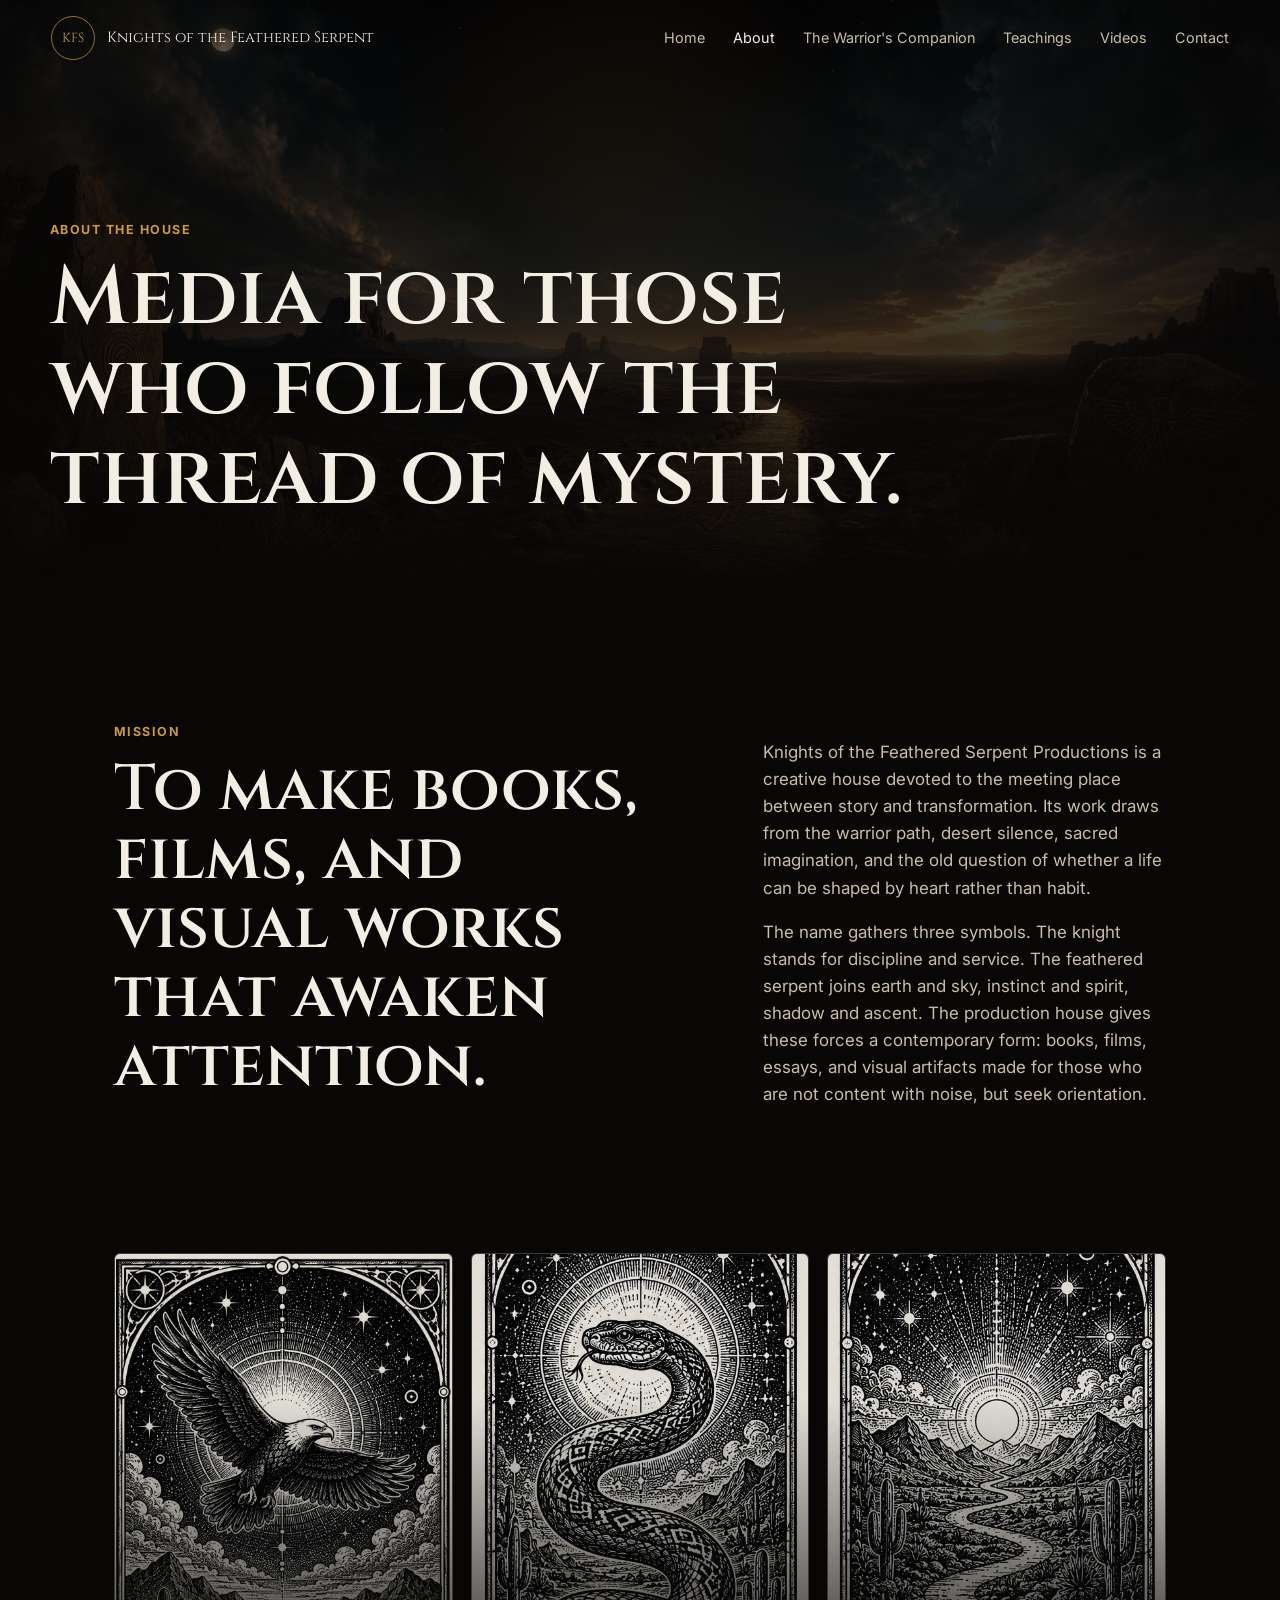
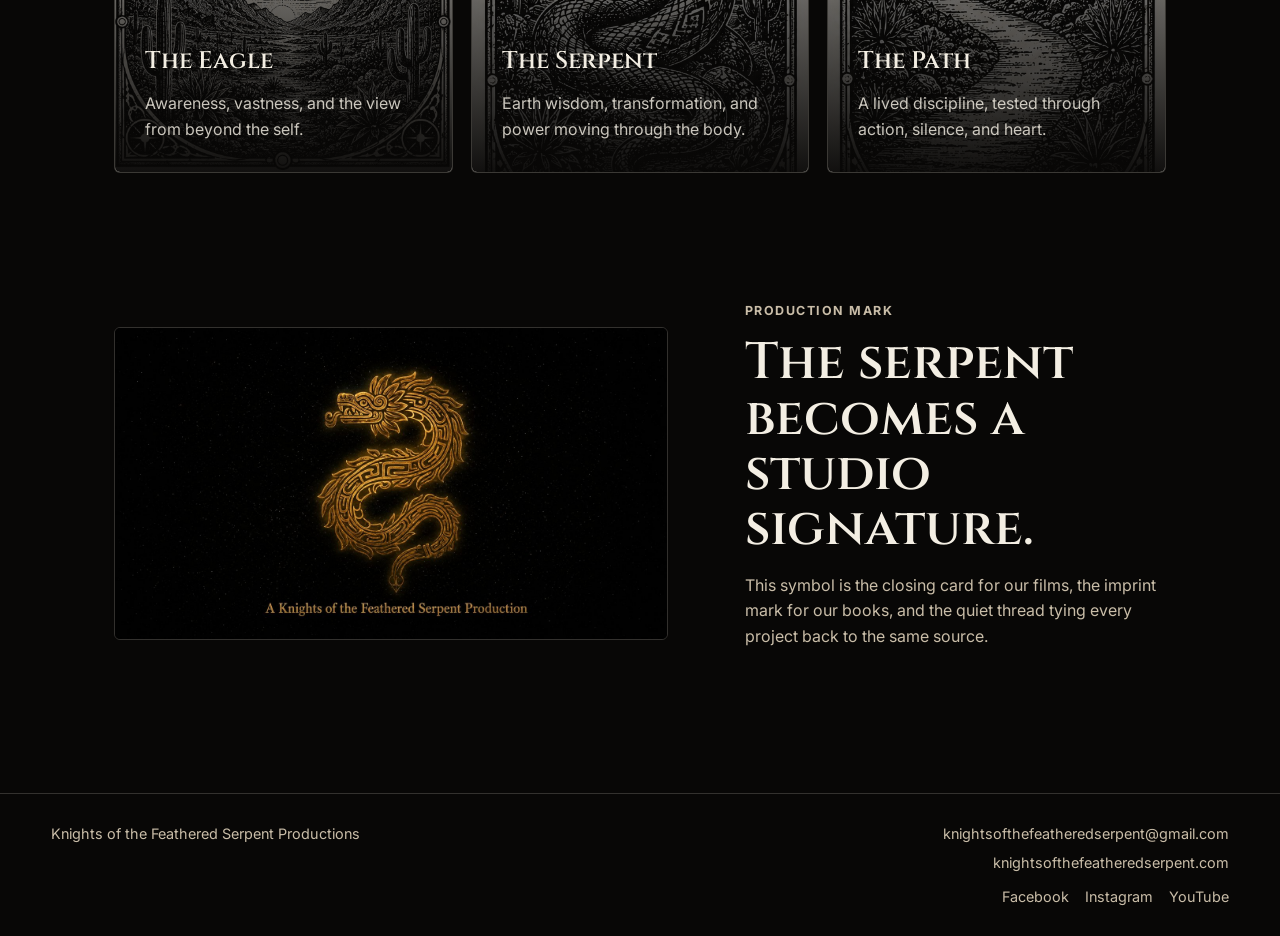
<file: about.html>
<!doctype html>
<html lang="en">
<head>
  <meta charset="utf-8">
  <meta name="viewport" content="width=device-width, initial-scale=1">
  <title>About | Knights of the Feathered Serpent Productions</title>
  <meta name="description" content="The mission and symbolism behind Knights of the Feathered Serpent Productions.">
  <link rel="icon" type="image/png" sizes="32x32" href="/assets/images/kotfs_favicon.png">
  <link rel="icon" type="image/png" sizes="16x16" href="/assets/images/kotfs_favicon.png">
  <link rel="apple-touch-icon" href="/assets/images/kotfs_favicon.png">
  <link rel="shortcut icon" href="/assets/images/kotfs_favicon.png">
  <link rel="preconnect" href="https://fonts.googleapis.com">
  <link rel="preconnect" href="https://fonts.gstatic.com" crossorigin>
  <link href="https://fonts.googleapis.com/css2?family=Cinzel:wght@500;600;700&family=Inter:wght@400;500;600&display=swap" rel="stylesheet">
  <link rel="stylesheet" href="assets/css/style.css">
</head>
<body>
  <header class="site-header" data-header>
    <a class="brand" href="index.html"><span class="brand-mark">KFS</span><span class="brand-name">Knights of the Feathered Serpent</span></a>
    <button class="nav-toggle" type="button" data-nav-toggle aria-label="Open navigation" aria-expanded="false"><span></span><span></span><span></span></button>
    <nav class="site-nav" data-nav>
      <a href="index.html">Home</a>
      <a href="about.html">About</a>
      <a href="warriors-companion.html">The Warrior's Companion</a>
      <a href="teachings.html">Teachings</a>
      <a href="videos.html">Videos</a>
      <a href="contact.html">Contact</a>
    </nav>
  </header>

  <main>
    <section class="page-hero">
      <img src="assets/images/hero-feathered-serpent.png" alt="">
      <div class="page-hero-content reveal">
        <p class="eyebrow">About the house</p>
        <h1>Media for those who follow the thread of mystery.</h1>
      </div>
    </section>

    <section class="section prose-grid">
      <div class="prose-lead reveal">
        <p class="eyebrow">Mission</p>
        <h2>To make books, films, and visual works that awaken attention.</h2>
      </div>
      <div class="prose-body reveal">
        <p>Knights of the Feathered Serpent Productions is a creative house devoted to the meeting place between story and transformation. Its work draws from the warrior path, desert silence, sacred imagination, and the old question of whether a life can be shaped by heart rather than habit.</p>
        <p>The name gathers three symbols. The knight stands for discipline and service. The feathered serpent joins earth and sky, instinct and spirit, shadow and ascent. The production house gives these forces a contemporary form: books, films, essays, and visual artifacts made for those who are not content with noise, but seek orientation.</p>
      </div>
    </section>

    <section class="section symbol-band">
      <article class="symbol-panel reveal">
        <img class="symbol-panel-image" src="assets/images/about/eagle.png" alt="The Eagle - symbol of awareness and vastness" loading="lazy">
        <div class="symbol-panel-content">
          <h3>The Eagle</h3>
          <p>Awareness, vastness, and the view from beyond the self.</p>
        </div>
      </article>
      <article class="symbol-panel reveal">
        <img class="symbol-panel-image" src="assets/images/about/serpent.jpg" alt="The Serpent - symbol of earth wisdom and transformation" loading="lazy">
        <div class="symbol-panel-content">
          <h3>The Serpent</h3>
          <p>Earth wisdom, transformation, and power moving through the body.</p>
        </div>
      </article>
      <article class="symbol-panel reveal">
        <img class="symbol-panel-image" src="assets/images/about/path.jpg" alt="The Path - symbol of discipline and tested action" loading="lazy">
        <div class="symbol-panel-content">
          <h3>The Path</h3>
          <p>A lived discipline, tested through action, silence, and heart.</p>
        </div>
      </article>
    </section>

    <section class="section artifact-banner">
      <img class="reveal" src="assets/images/gallery/art-46.jpg" alt="Gold feathered serpent production mark">
      <div class="artifact-copy reveal">
        <p class="eyebrow">Production mark</p>
        <h2>The serpent becomes a studio signature.</h2>
        <p>This symbol is the closing card for our films, the imprint mark for our books, and the quiet thread tying every project back to the same source.</p>
      </div>
    </section>
  </main>

  <footer class="site-footer">
    <p>Knights of the Feathered Serpent Productions</p>
    <div class="footer-contact">
      <a href="mailto:knightsofthefeatheredserpent@gmail.com">knightsofthefeatheredserpent@gmail.com</a>
      <a href="https://knightsofthefeatheredserpent.com">knightsofthefeatheredserpent.com</a>
      <div class="footer-social" aria-label="Social media">
        <a href="https://www.facebook.com/profile.php?id=61590370297204" target="_blank" rel="noopener noreferrer">Facebook</a>
        <a href="https://www.instagram.com/knightsofthefeatheredserpent/" target="_blank" rel="noopener noreferrer">Instagram</a>
        <a href="https://www.youtube.com/@KnightsoftheFeatheredSerpent" target="_blank" rel="noopener noreferrer">YouTube</a>
      </div>
    </div>
  </footer>
  <script src="assets/js/main.js"></script>
</body>
</html>
</file>
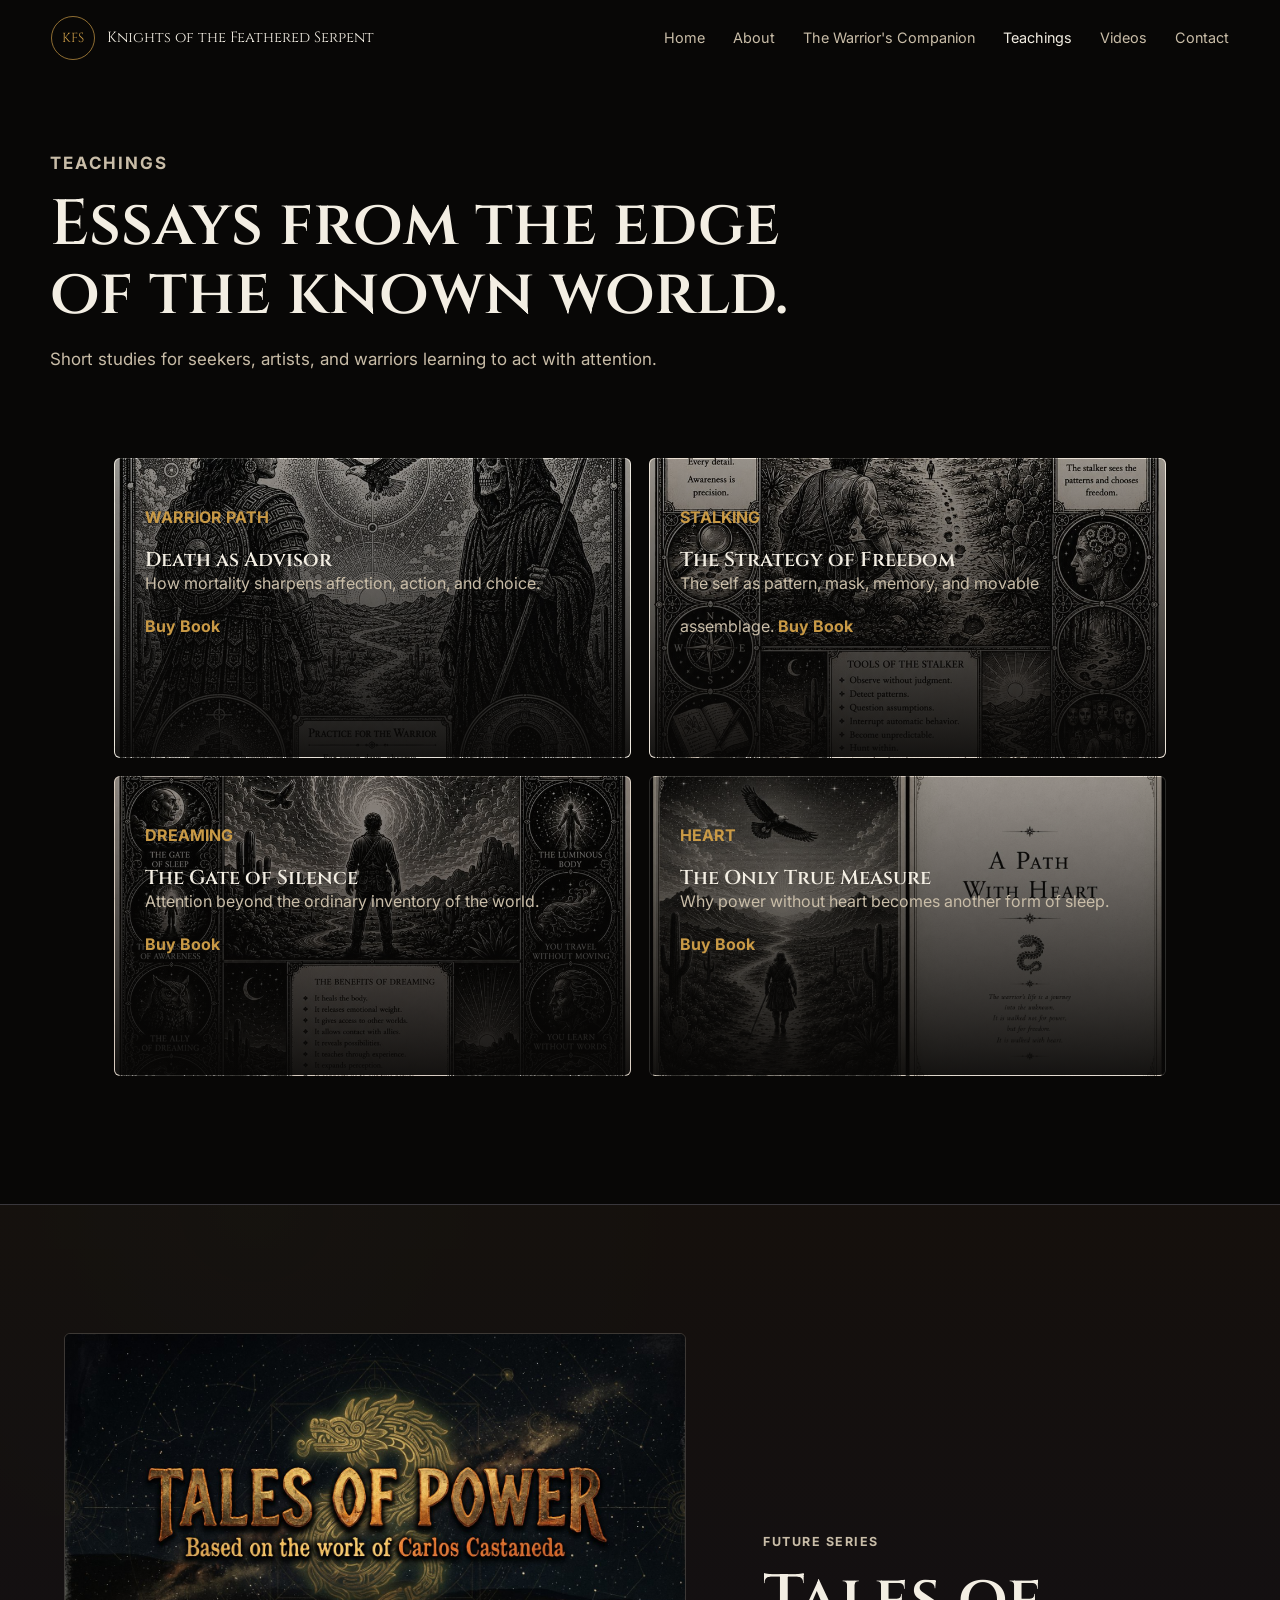
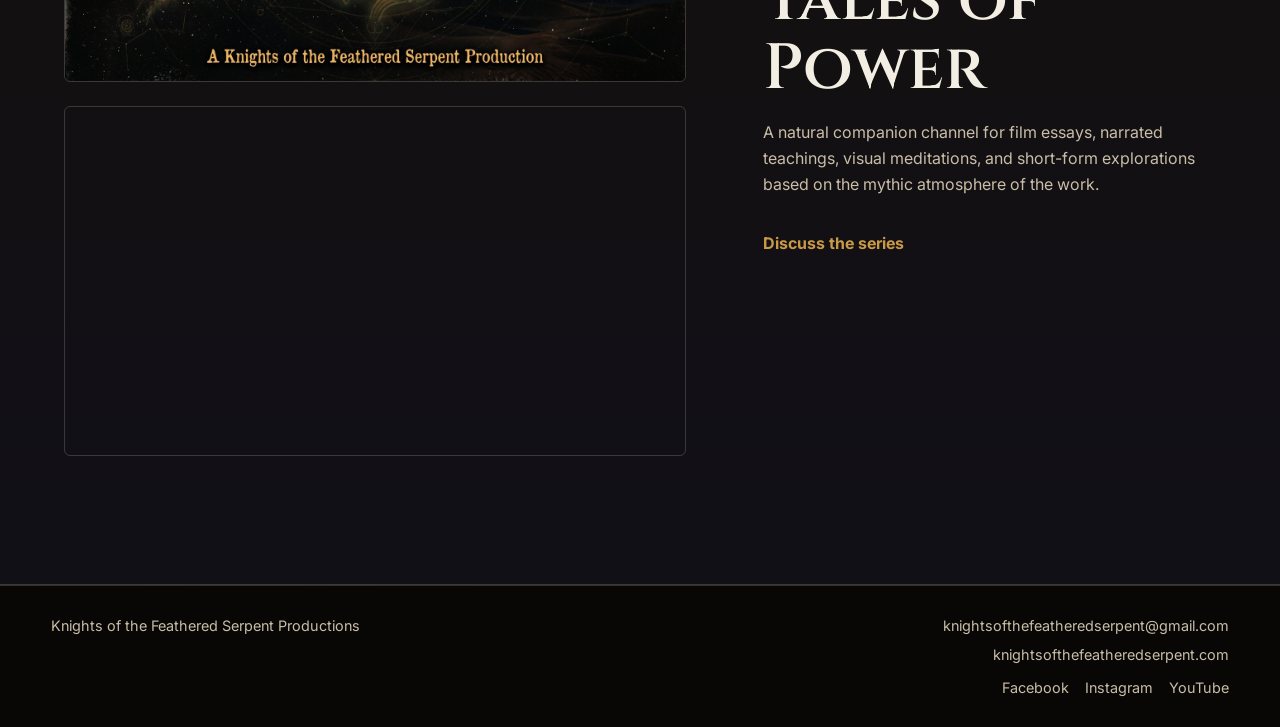
<file: teachings.html>
<!doctype html>
<html lang="en">
<head>
  <meta charset="utf-8">
  <meta name="viewport" content="width=device-width, initial-scale=1">
  <title>Teachings | Knights of the Feathered Serpent Productions</title>
  <meta name="description" content="Don Juan-inspired essays on the warrior path, attention, dreaming, and a path with heart.">
  <link rel="icon" type="image/png" sizes="32x32" href="/assets/images/kotfs_favicon.png">
  <link rel="icon" type="image/png" sizes="16x16" href="/assets/images/kotfs_favicon.png">
  <link rel="apple-touch-icon" href="/assets/images/kotfs_favicon.png">
  <link rel="shortcut icon" href="/assets/images/kotfs_favicon.png">
  <link rel="preconnect" href="https://fonts.googleapis.com">
  <link rel="preconnect" href="https://fonts.gstatic.com" crossorigin>
  <link href="https://fonts.googleapis.com/css2?family=Cinzel:wght@500;600;700&family=Inter:wght@400;500;600&display=swap" rel="stylesheet">
  <link rel="stylesheet" href="assets/css/style.css">
</head>
<body>
  <header class="site-header" data-header>
    <a class="brand" href="index.html"><span class="brand-mark">KFS</span><span class="brand-name">Knights of the Feathered Serpent</span></a>
    <button class="nav-toggle" type="button" data-nav-toggle aria-label="Open navigation" aria-expanded="false"><span></span><span></span><span></span></button>
    <nav class="site-nav" data-nav>
      <a href="index.html">Home</a>
      <a href="about.html">About</a>
      <a href="warriors-companion.html">The Warrior's Companion</a>
      <a href="teachings.html">Teachings</a>
      <a href="videos.html">Videos</a>
      <a href="contact.html">Contact</a>
    </nav>
  </header>

  <main>
    <section class="page-title reveal">
      <p class="eyebrow">Teachings</p>
      <h1>Essays from the edge of the known world.</h1>
      <p>Short studies for seekers, artists, and warriors learning to act with attention.</p>
    </section>

    <section class="section article-grid">
      <article class="article-card article-warrior reveal">
        <p>Warrior Path</p>
        <h2>Death as Advisor</h2>
        <span>How mortality sharpens affection, action, and choice.</span>
        <a href="https://a.co/d/04PePgs9" target="_blank" rel="noopener noreferrer">Buy Book</a>
      </article>
      <article class="article-card article-stalking reveal">
        <p>Stalking</p>
        <h2>The Strategy of Freedom</h2>
        <span>The self as pattern, mask, memory, and movable assemblage.</span>
        <a href="https://a.co/d/04PePgs9" target="_blank" rel="noopener noreferrer">Buy Book</a>
      </article>
      <article class="article-card article-dreaming reveal">
        <p>Dreaming</p>
        <h2>The Gate of Silence</h2>
        <span>Attention beyond the ordinary inventory of the world.</span>
        <a href="https://a.co/d/04PePgs9" target="_blank" rel="noopener noreferrer">Buy Book</a>
      </article>
      <article class="article-card article-heart reveal">
        <p>Heart</p>
        <h2>The Only True Measure</h2>
        <span>Why power without heart becomes another form of sleep.</span>
        <a href="https://a.co/d/04PePgs9" target="_blank" rel="noopener noreferrer">Buy Book</a>
      </article>
    </section>

    <section class="section dark-band feature-study">
      <div class="feature-study-art reveal">
        <img src="assets/images/gallery/art-54.jpg" alt="Tales of Power production title card">
        <div class="feature-study-video">
          <iframe
            src="https://www.youtube-nocookie.com/embed/OkY49lwxfEM"
            title="Tales of Power video"
            loading="lazy"
            allow="accelerometer; autoplay; clipboard-write; encrypted-media; gyroscope; picture-in-picture; web-share"
            referrerpolicy="strict-origin-when-cross-origin"
            allowfullscreen>
          </iframe>
        </div>
      </div>
      <div class="feature-study-copy reveal">
        <p class="eyebrow">Future series</p>
        <h2>Tales of Power</h2>
        <p>A natural companion channel for film essays, narrated teachings, visual meditations, and short-form explorations based on the mythic atmosphere of the work.</p>
        <a class="text-link" href="contact.html">Discuss the series</a>
      </div>
    </section>
  </main>

  <footer class="site-footer">
    <p>Knights of the Feathered Serpent Productions</p>
    <div class="footer-contact">
      <a href="mailto:knightsofthefeatheredserpent@gmail.com">knightsofthefeatheredserpent@gmail.com</a>
      <a href="https://knightsofthefeatheredserpent.com">knightsofthefeatheredserpent.com</a>
      <div class="footer-social" aria-label="Social media">
        <a href="https://www.facebook.com/profile.php?id=61590370297204" target="_blank" rel="noopener noreferrer">Facebook</a>
        <a href="https://www.instagram.com/knightsofthefeatheredserpent/" target="_blank" rel="noopener noreferrer">Instagram</a>
        <a href="https://www.youtube.com/@KnightsoftheFeatheredSerpent" target="_blank" rel="noopener noreferrer">YouTube</a>
      </div>
    </div>
  </footer>
  <script src="assets/js/main.js"></script>
</body>
</html>
</file>
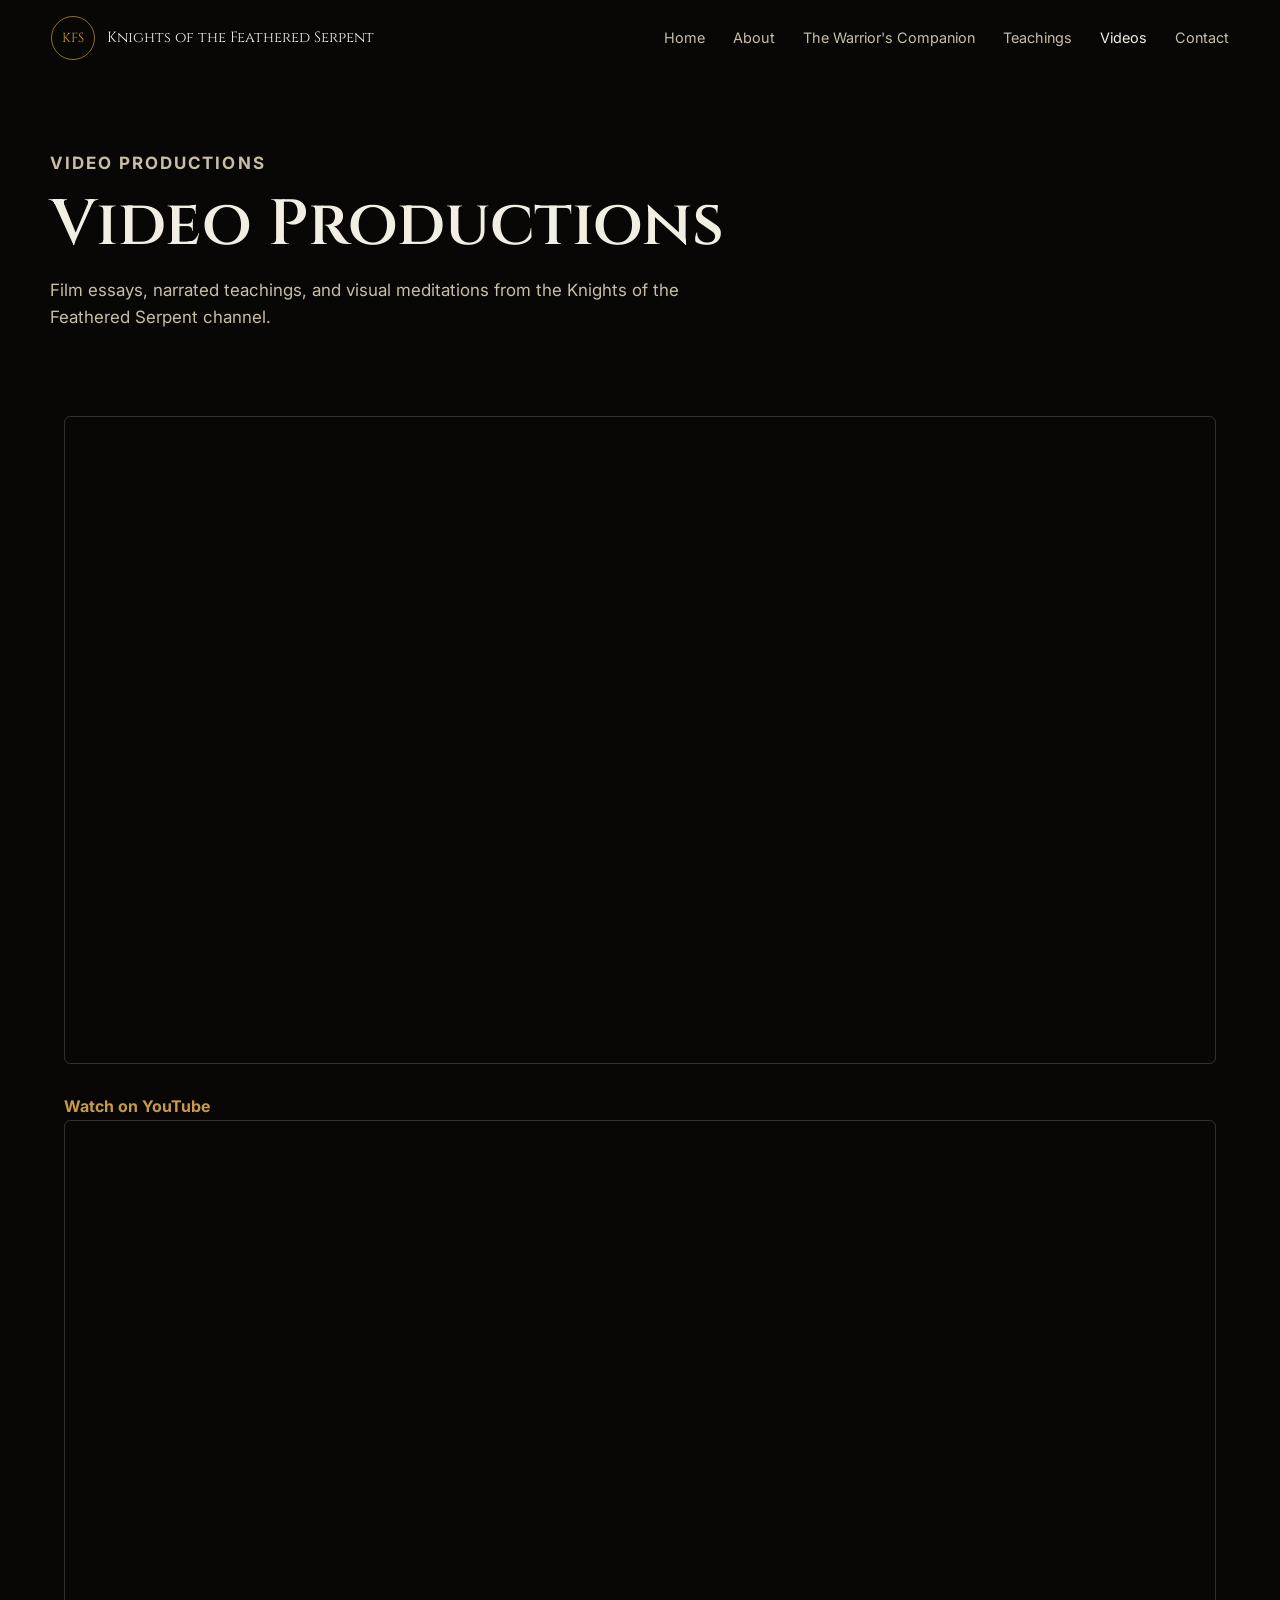
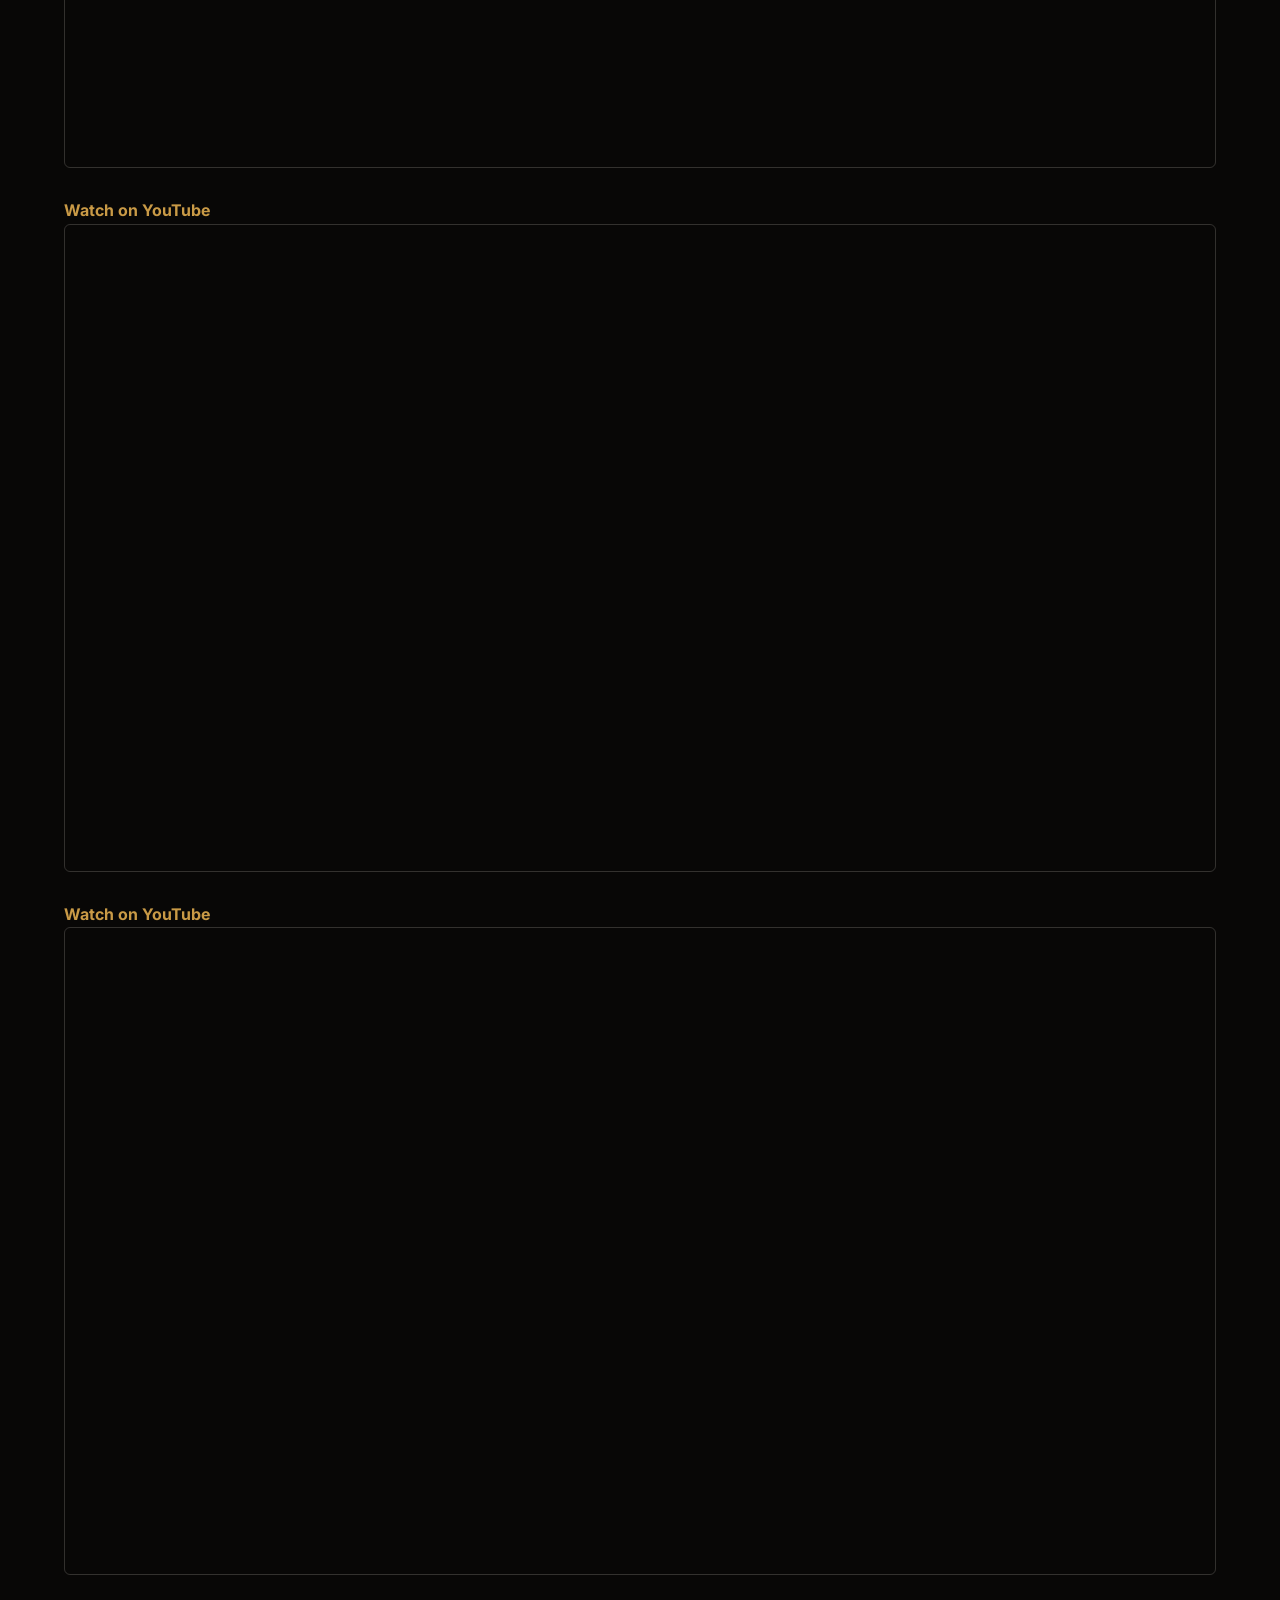
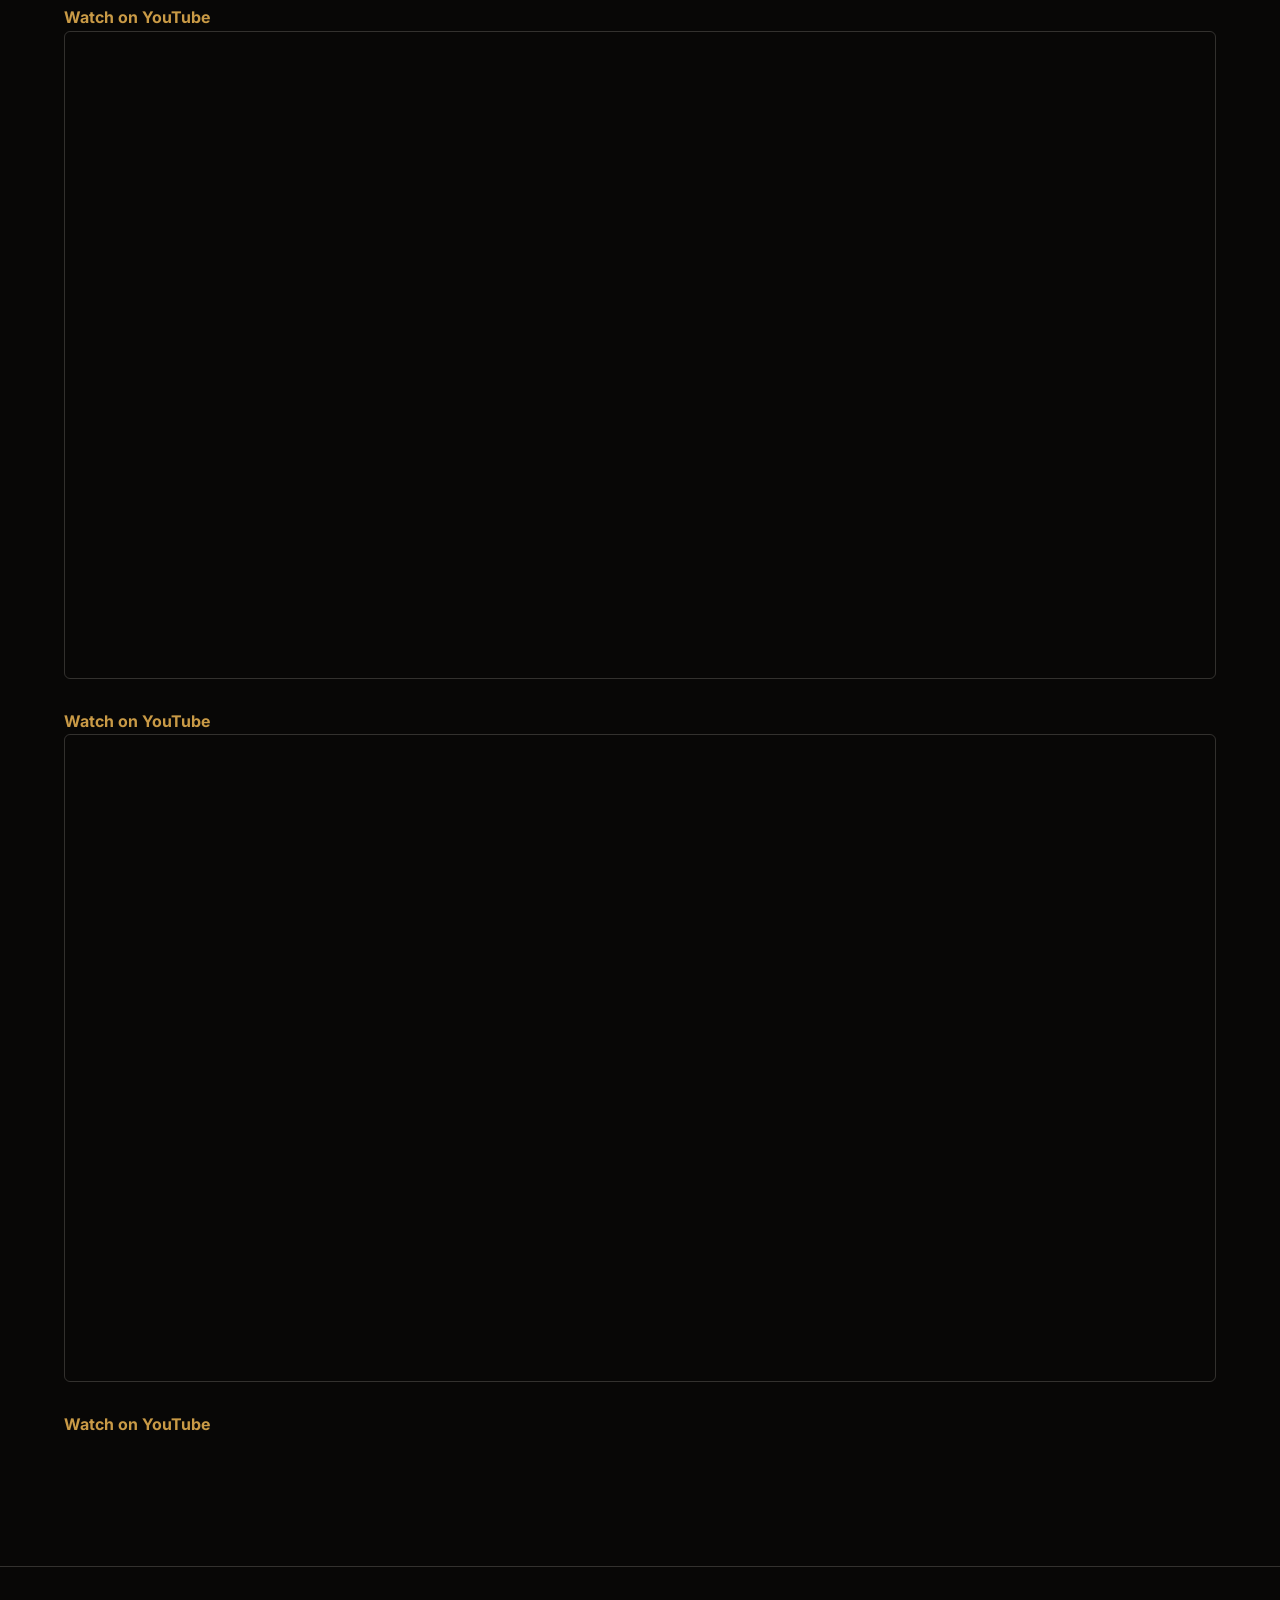
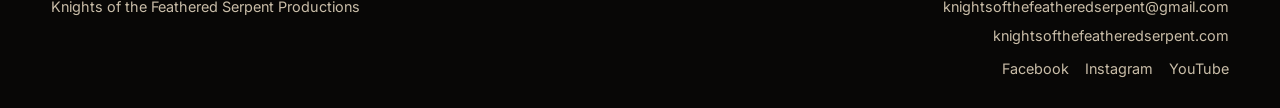
<file: videos.html>
<!doctype html>
<html lang="en">
<head>
  <meta charset="utf-8">
  <meta name="viewport" content="width=device-width, initial-scale=1">
  <title>Video Productions | Knights of the Feathered Serpent Productions</title>
  <meta name="description" content="Watch video productions from Knights of the Feathered Serpent Productions.">
  <link rel="icon" type="image/png" sizes="32x32" href="/assets/images/kotfs_favicon.png">
  <link rel="icon" type="image/png" sizes="16x16" href="/assets/images/kotfs_favicon.png">
  <link rel="apple-touch-icon" href="/assets/images/kotfs_favicon.png">
  <link rel="shortcut icon" href="/assets/images/kotfs_favicon.png">
  <link rel="preconnect" href="https://fonts.googleapis.com">
  <link rel="preconnect" href="https://fonts.gstatic.com" crossorigin>
  <link href="https://fonts.googleapis.com/css2?family=Cinzel:wght@500;600;700&family=Inter:wght@400;500;600&display=swap" rel="stylesheet">
  <link rel="stylesheet" href="assets/css/style.css">
</head>
<body>
  <header class="site-header" data-header>
    <a class="brand" href="index.html"><span class="brand-mark">KFS</span><span class="brand-name">Knights of the Feathered Serpent</span></a>
    <button class="nav-toggle" type="button" data-nav-toggle aria-label="Open navigation" aria-expanded="false"><span></span><span></span><span></span></button>
    <nav class="site-nav" data-nav>
      <a href="index.html">Home</a>
      <a href="about.html">About</a>
      <a href="warriors-companion.html">The Warrior's Companion</a>
      <a href="teachings.html">Teachings</a>
      <a href="videos.html">Videos</a>
      <a href="contact.html">Contact</a>
    </nav>
  </header>

  <main>
    <section class="page-title reveal">
      <p class="eyebrow">Video Productions</p>
      <h1>Video Productions</h1>
      <p>Film essays, narrated teachings, and visual meditations from the Knights of the Feathered Serpent channel.</p>
    </section>

    <section class="section video-grid">
      <article class="video-card reveal">
        <div class="video-frame">
          <iframe
            src="https://www.youtube-nocookie.com/embed/-pEcpIRf5A0"
            title="Knights of the Feathered Serpent video"
            loading="lazy"
            allow="accelerometer; autoplay; clipboard-write; encrypted-media; gyroscope; picture-in-picture; web-share"
            referrerpolicy="strict-origin-when-cross-origin"
            allowfullscreen>
          </iframe>
        </div>
        <a class="text-link" href="https://youtu.be/-pEcpIRf5A0" target="_blank" rel="noopener noreferrer">Watch on YouTube</a>
      </article>
      <article class="video-card reveal">
        <div class="video-frame">
          <iframe
            src="https://www.youtube-nocookie.com/embed/Bct8dvCBTLc"
            title="Knights of the Feathered Serpent video"
            loading="lazy"
            allow="accelerometer; autoplay; clipboard-write; encrypted-media; gyroscope; picture-in-picture; web-share"
            referrerpolicy="strict-origin-when-cross-origin"
            allowfullscreen>
          </iframe>
        </div>
        <a class="text-link" href="https://youtu.be/Bct8dvCBTLc" target="_blank" rel="noopener noreferrer">Watch on YouTube</a>
      </article>
      <article class="video-card reveal">
        <div class="video-frame">
          <iframe
            src="https://www.youtube-nocookie.com/embed/3z7DpVVnjoo"
            title="Knights of the Feathered Serpent video"
            loading="lazy"
            allow="accelerometer; autoplay; clipboard-write; encrypted-media; gyroscope; picture-in-picture; web-share"
            referrerpolicy="strict-origin-when-cross-origin"
            allowfullscreen>
          </iframe>
        </div>
        <a class="text-link" href="https://youtu.be/3z7DpVVnjoo" target="_blank" rel="noopener noreferrer">Watch on YouTube</a>
      </article>
      <article class="video-card reveal">
        <div class="video-frame">
          <iframe
            src="https://www.youtube-nocookie.com/embed/m-yiegL3sno"
            title="Knights of the Feathered Serpent video"
            loading="lazy"
            allow="accelerometer; autoplay; clipboard-write; encrypted-media; gyroscope; picture-in-picture; web-share"
            referrerpolicy="strict-origin-when-cross-origin"
            allowfullscreen>
          </iframe>
        </div>
        <a class="text-link" href="https://youtu.be/m-yiegL3sno" target="_blank" rel="noopener noreferrer">Watch on YouTube</a>
      </article>
      <article class="video-card reveal">
        <div class="video-frame">
          <iframe
            src="https://www.youtube-nocookie.com/embed/OkY49lwxfEM"
            title="Knights of the Feathered Serpent video"
            loading="lazy"
            allow="accelerometer; autoplay; clipboard-write; encrypted-media; gyroscope; picture-in-picture; web-share"
            referrerpolicy="strict-origin-when-cross-origin"
            allowfullscreen>
          </iframe>
        </div>
        <a class="text-link" href="https://youtu.be/OkY49lwxfEM" target="_blank" rel="noopener noreferrer">Watch on YouTube</a>
      </article>
      <article class="video-card reveal">
        <div class="video-frame">
          <iframe
            src="https://www.youtube-nocookie.com/embed/zHQtZWaPIlU"
            title="Knights of the Feathered Serpent short"
            loading="lazy"
            allow="accelerometer; autoplay; clipboard-write; encrypted-media; gyroscope; picture-in-picture; web-share"
            referrerpolicy="strict-origin-when-cross-origin"
            allowfullscreen>
          </iframe>
        </div>
        <a class="text-link" href="https://youtube.com/shorts/zHQtZWaPIlU" target="_blank" rel="noopener noreferrer">Watch on YouTube</a>
      </article>
    </section>
  </main>

  <footer class="site-footer">
    <p>Knights of the Feathered Serpent Productions</p>
    <div class="footer-contact">
      <a href="mailto:knightsofthefeatheredserpent@gmail.com">knightsofthefeatheredserpent@gmail.com</a>
      <a href="https://knightsofthefeatheredserpent.com">knightsofthefeatheredserpent.com</a>
      <div class="footer-social" aria-label="Social media">
        <a href="https://www.facebook.com/profile.php?id=61590370297204" target="_blank" rel="noopener noreferrer">Facebook</a>
        <a href="https://www.instagram.com/knightsofthefeatheredserpent/" target="_blank" rel="noopener noreferrer">Instagram</a>
        <a href="https://www.youtube.com/@KnightsoftheFeatheredSerpent" target="_blank" rel="noopener noreferrer">YouTube</a>
      </div>
    </div>
  </footer>
  <script src="assets/js/main.js"></script>
</body>
</html>
</file>
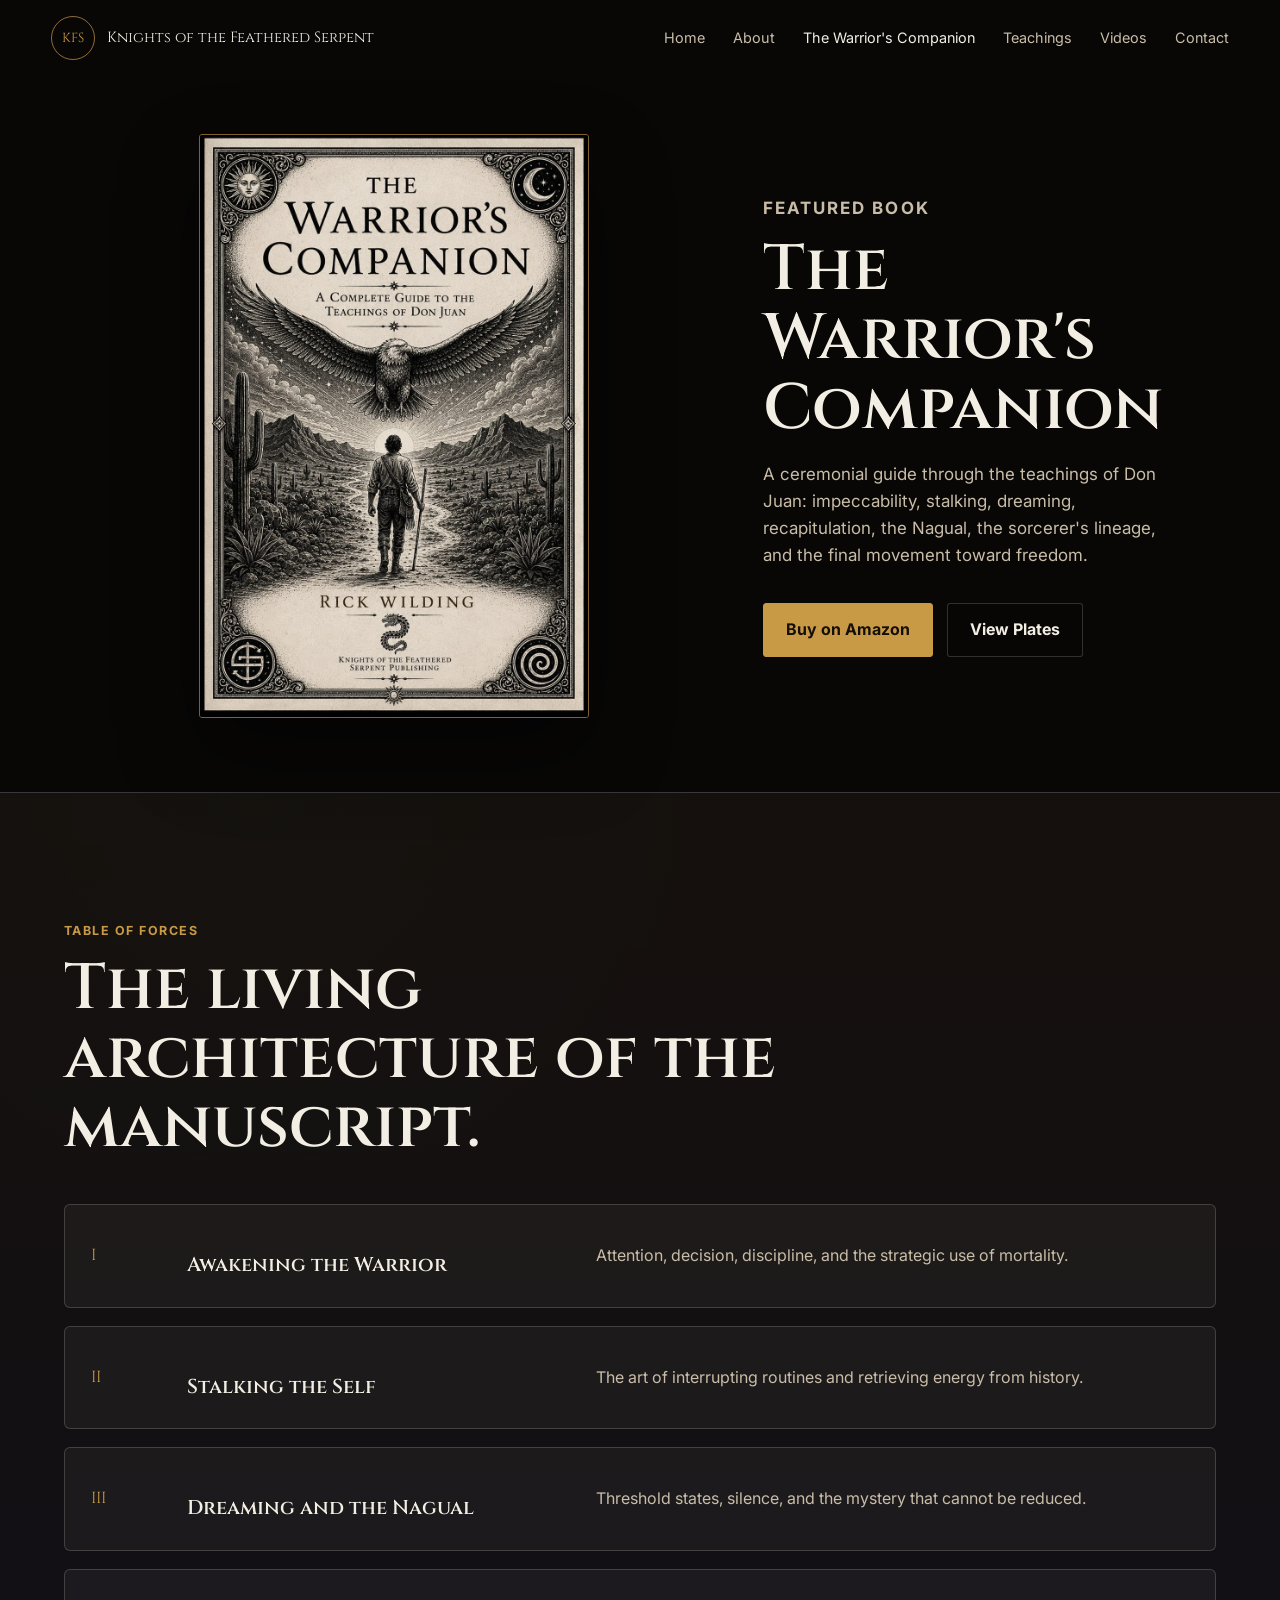
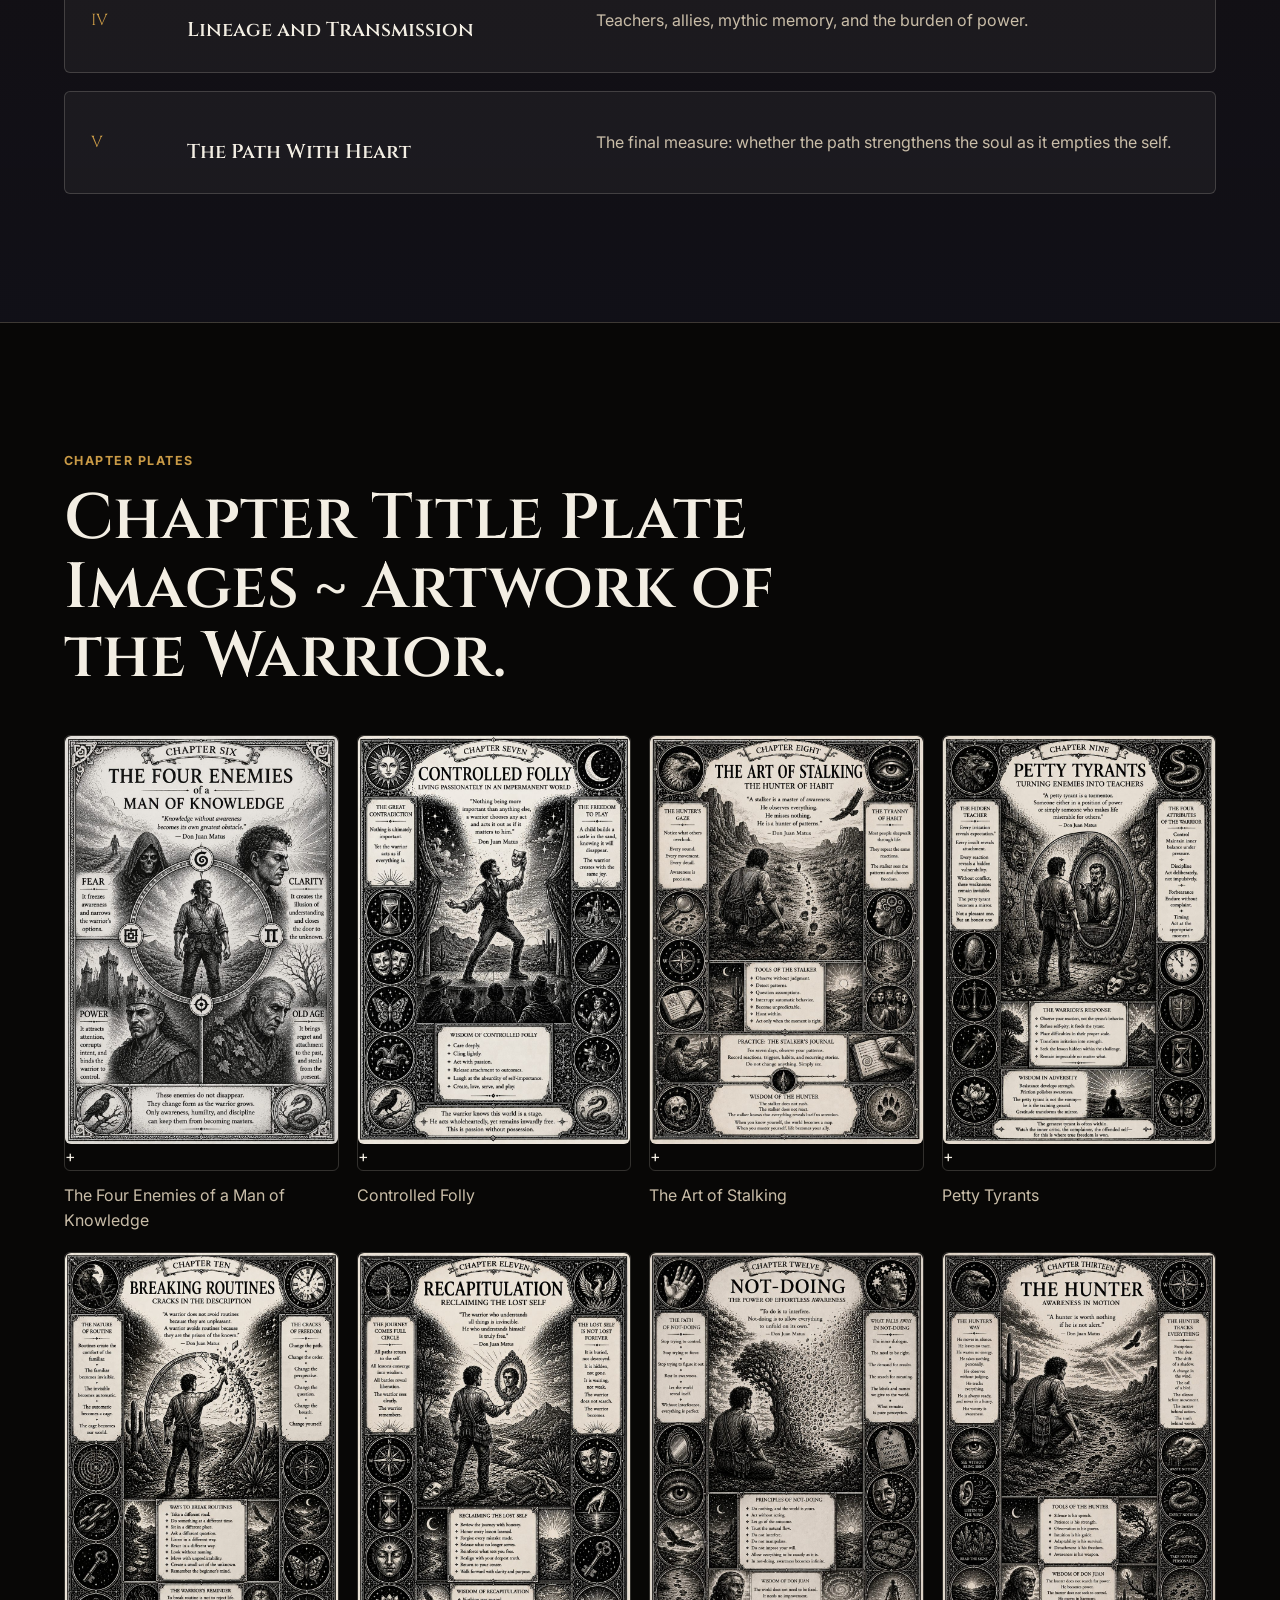
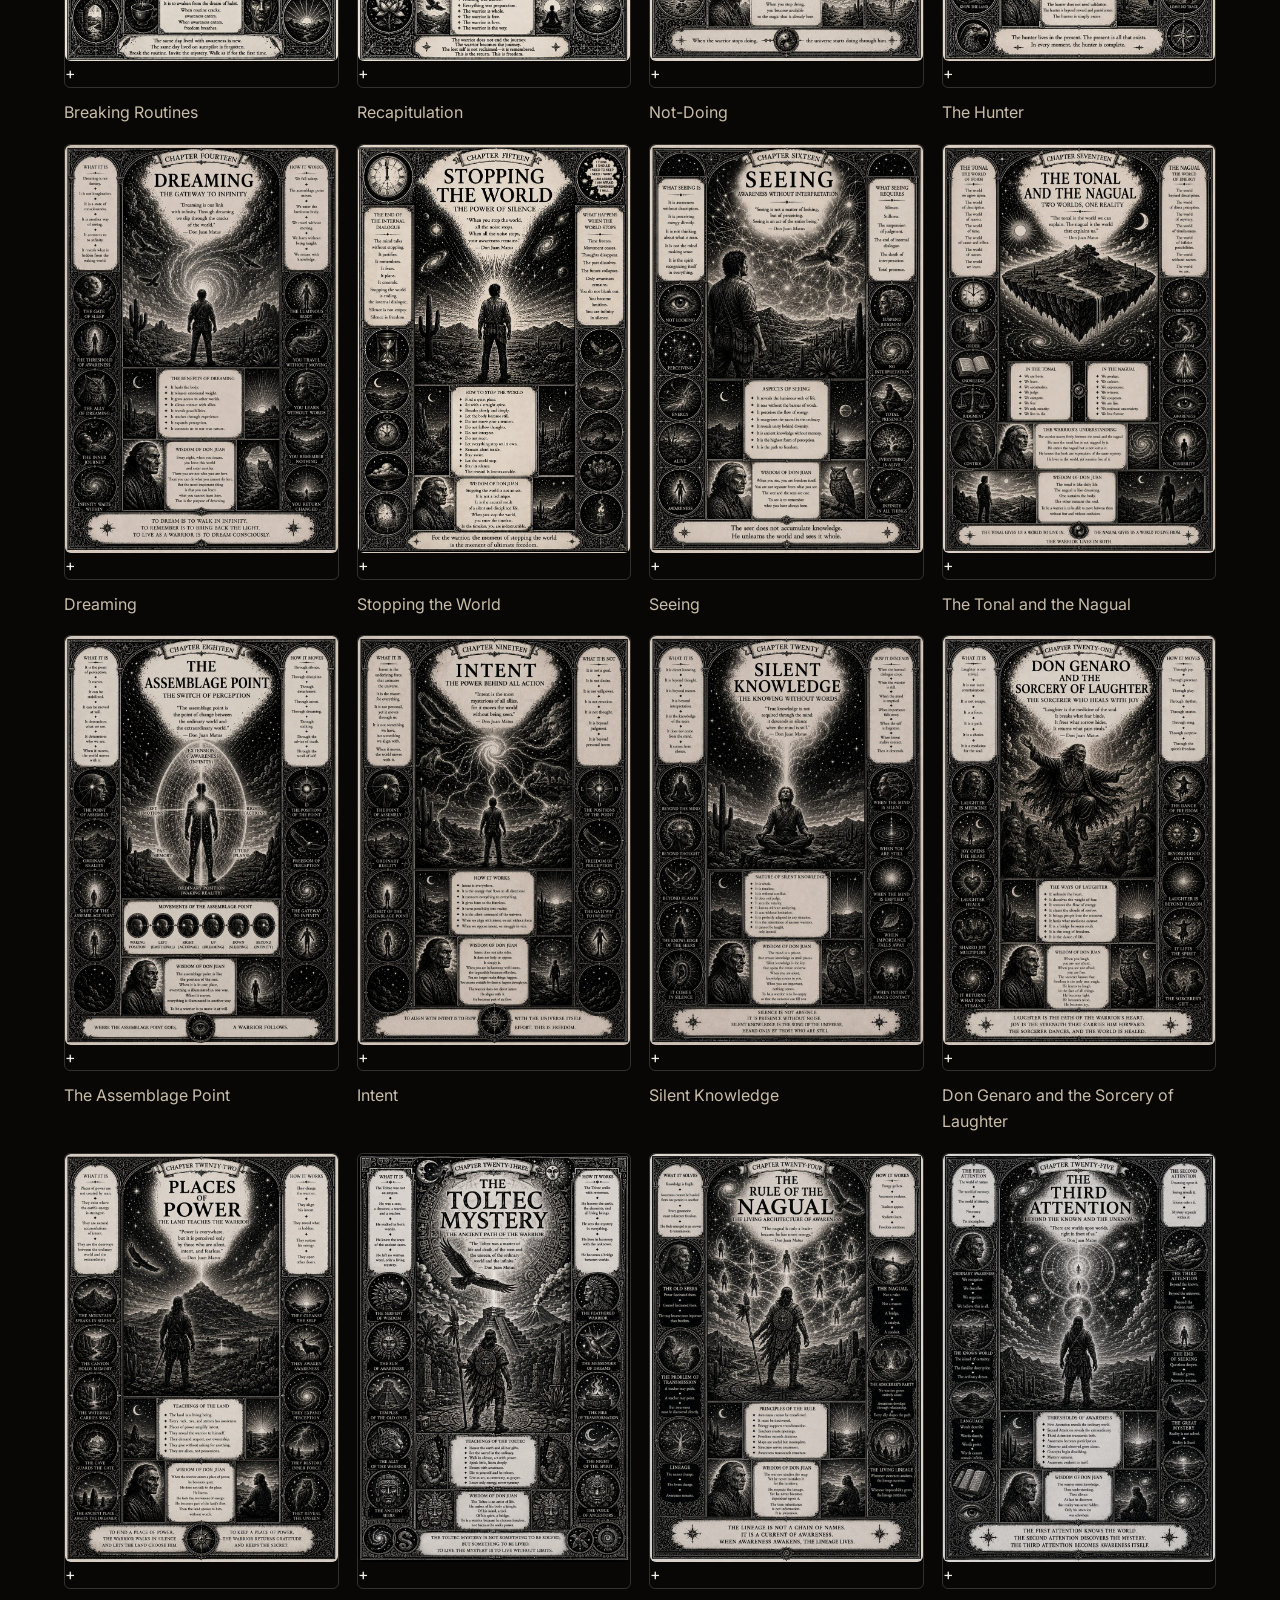
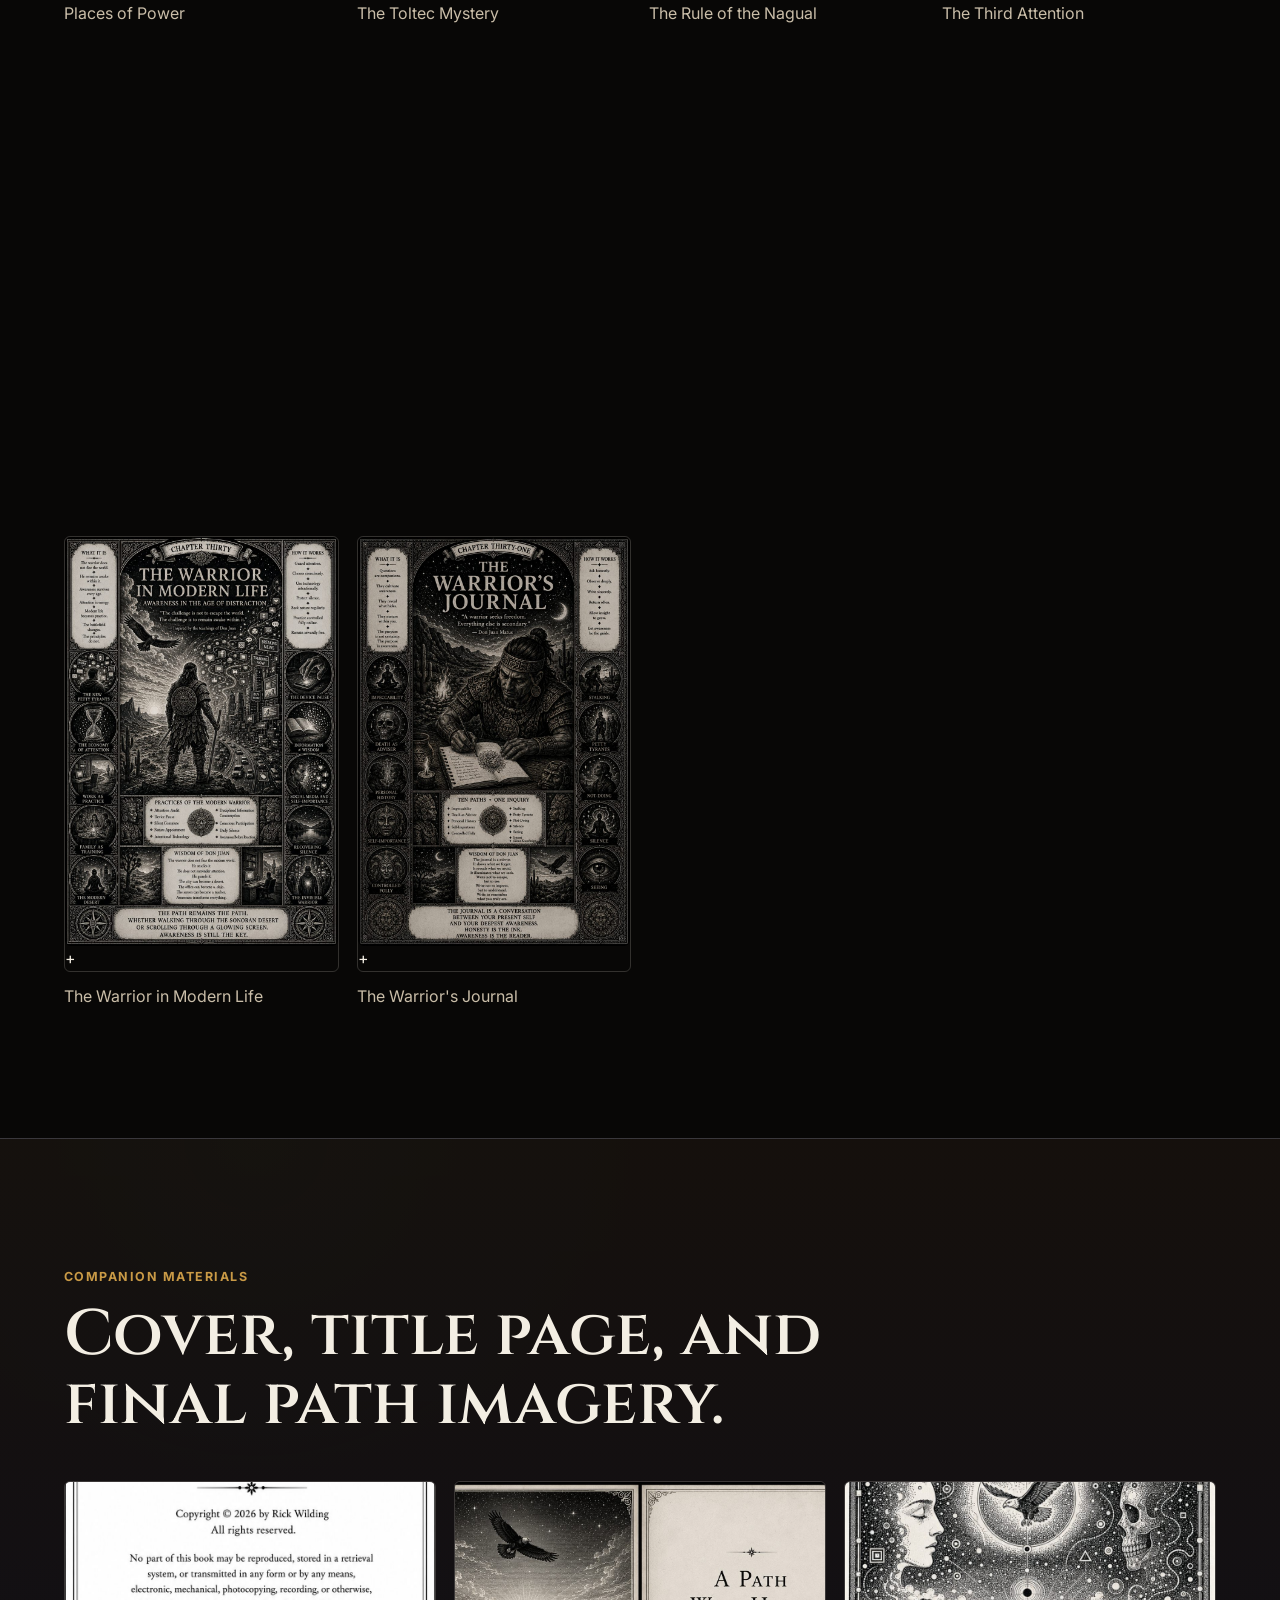
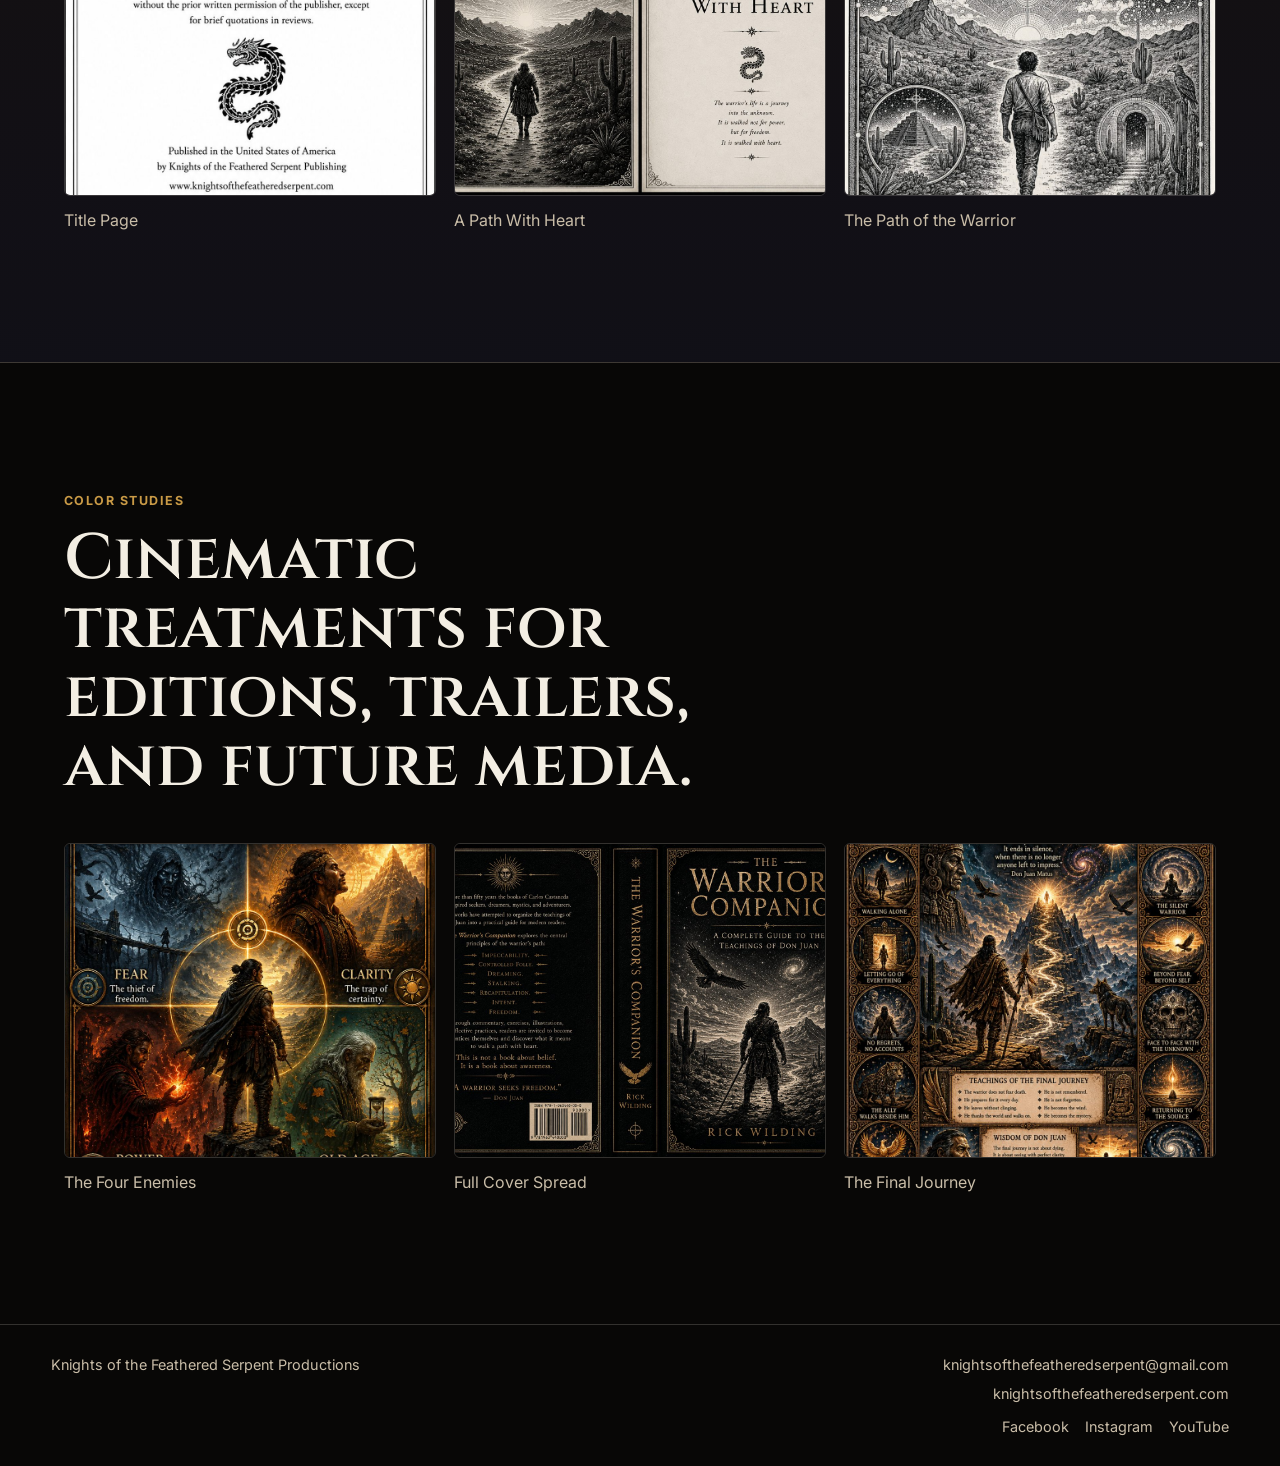
<file: warriors-companion.html>
<!doctype html>
<html lang="en">
<head>
  <meta charset="utf-8">
  <meta name="viewport" content="width=device-width, initial-scale=1">
  <title>The Warrior's Companion | Knights of the Feathered Serpent Productions</title>
  <meta name="description" content="A complete guide to the teachings of Don Juan, from warrior foundations to the path with heart.">
  <link rel="icon" type="image/png" sizes="32x32" href="/assets/images/kotfs_favicon.png">
  <link rel="icon" type="image/png" sizes="16x16" href="/assets/images/kotfs_favicon.png">
  <link rel="apple-touch-icon" href="/assets/images/kotfs_favicon.png">
  <link rel="shortcut icon" href="/assets/images/kotfs_favicon.png">
  <link rel="preconnect" href="https://fonts.googleapis.com">
  <link rel="preconnect" href="https://fonts.gstatic.com" crossorigin>
  <link href="https://fonts.googleapis.com/css2?family=Cinzel:wght@500;600;700&family=Inter:wght@400;500;600&display=swap" rel="stylesheet">
  <link rel="stylesheet" href="assets/css/style.css">
</head>
<body>
  <header class="site-header" data-header>
    <a class="brand" href="index.html"><span class="brand-mark">KFS</span><span class="brand-name">Knights of the Feathered Serpent</span></a>
    <button class="nav-toggle" type="button" data-nav-toggle aria-label="Open navigation" aria-expanded="false"><span></span><span></span><span></span></button>
    <nav class="site-nav" data-nav>
      <a href="index.html">Home</a>
      <a href="about.html">About</a>
      <a href="warriors-companion.html">The Warrior's Companion</a>
      <a href="teachings.html">Teachings</a>
      <a href="videos.html">Videos</a>
      <a href="contact.html">Contact</a>
    </nav>
  </header>

  <main>
    <section class="book-hero">
      <div class="book-feature reveal">
        <img class="book-cover-image large" src="assets/images/gallery/art-38.jpg" alt="The Warrior's Companion book cover">
      </div>
      <div class="book-copy reveal">
        <p class="eyebrow">Featured book</p>
        <h1>The Warrior's Companion</h1>
        <p>A ceremonial guide through the teachings of Don Juan: impeccability, stalking, dreaming, recapitulation, the Nagual, the sorcerer's lineage, and the final movement toward freedom.</p>
        <div class="button-row">
          <a class="button primary" href="https://a.co/d/083sWerw" target="_blank" rel="noopener noreferrer">Buy on Amazon</a>
          <a class="button ghost" href="#gallery">View Plates</a>
        </div>
      </div>
    </section>

    <section class="section dark-band">
      <div class="section-heading reveal">
        <p class="eyebrow">Table of forces</p>
        <h2>The living architecture of the manuscript.</h2>
      </div>
      <div class="chapter-list">
        <article class="chapter-item reveal"><span>I</span><h3>Awakening the Warrior</h3><p>Attention, decision, discipline, and the strategic use of mortality.</p></article>
        <article class="chapter-item reveal"><span>II</span><h3>Stalking the Self</h3><p>The art of interrupting routines and retrieving energy from history.</p></article>
        <article class="chapter-item reveal"><span>III</span><h3>Dreaming and the Nagual</h3><p>Threshold states, silence, and the mystery that cannot be reduced.</p></article>
        <article class="chapter-item reveal"><span>IV</span><h3>Lineage and Transmission</h3><p>Teachers, allies, mythic memory, and the burden of power.</p></article>
        <article class="chapter-item reveal"><span>V</span><h3>The Path With Heart</h3><p>The final measure: whether the path strengthens the soul as it empties the self.</p></article>
      </div>
    </section>

    <section class="section" id="gallery">
      <div class="section-heading reveal">
        <p class="eyebrow">Chapter plates</p>
        <h2>Chapter Title Plate Images ~ Artwork of the Warrior.</h2>
      </div>
      <div class="plate-grid">
        <figure class="plate reveal"><div class="plate-wrapper"><img src="assets/images/gallery/art-01.jpg" alt="The Four Enemies of a Man of Knowledge" class="lightbox-trigger" data-lightbox="art-01.jpg"><span class="zoom-indicator" aria-hidden="true">+</span></div><figcaption>The Four Enemies of a Man of Knowledge</figcaption></figure>
        <figure class="plate reveal"><div class="plate-wrapper"><img src="assets/images/gallery/art-02.jpg" alt="Controlled Folly chapter plate" class="lightbox-trigger" data-lightbox="art-02.jpg"><span class="zoom-indicator" aria-hidden="true">+</span></div><figcaption>Controlled Folly</figcaption></figure>
        <figure class="plate reveal"><div class="plate-wrapper"><img src="assets/images/gallery/art-03.jpg" alt="The Art of Stalking chapter plate" class="lightbox-trigger" data-lightbox="art-03.jpg"><span class="zoom-indicator" aria-hidden="true">+</span></div><figcaption>The Art of Stalking</figcaption></figure>
        <figure class="plate reveal"><div class="plate-wrapper"><img src="assets/images/gallery/art-04.jpg" alt="Petty Tyrants chapter plate" class="lightbox-trigger" data-lightbox="art-04.jpg"><span class="zoom-indicator" aria-hidden="true">+</span></div><figcaption>Petty Tyrants</figcaption></figure>
        <figure class="plate reveal"><div class="plate-wrapper"><img src="assets/images/gallery/art-05.jpg" alt="Breaking Routines chapter plate" class="lightbox-trigger" data-lightbox="art-05.jpg"><span class="zoom-indicator" aria-hidden="true">+</span></div><figcaption>Breaking Routines</figcaption></figure>
        <figure class="plate reveal"><div class="plate-wrapper"><img src="assets/images/gallery/art-06.jpg" alt="Recapitulation chapter plate" class="lightbox-trigger" data-lightbox="art-06.jpg"><span class="zoom-indicator" aria-hidden="true">+</span></div><figcaption>Recapitulation</figcaption></figure>
        <figure class="plate reveal"><div class="plate-wrapper"><img src="assets/images/gallery/art-07.jpg" alt="Not-Doing chapter plate" class="lightbox-trigger" data-lightbox="art-07.jpg"><span class="zoom-indicator" aria-hidden="true">+</span></div><figcaption>Not-Doing</figcaption></figure>
        <figure class="plate reveal"><div class="plate-wrapper"><img src="assets/images/gallery/art-08.jpg" alt="The Hunter chapter plate" class="lightbox-trigger" data-lightbox="art-08.jpg"><span class="zoom-indicator" aria-hidden="true">+</span></div><figcaption>The Hunter</figcaption></figure>
        <figure class="plate reveal"><div class="plate-wrapper"><img src="assets/images/gallery/art-09.jpg" alt="Dreaming chapter plate" class="lightbox-trigger" data-lightbox="art-09.jpg"><span class="zoom-indicator" aria-hidden="true">+</span></div><figcaption>Dreaming</figcaption></figure>
        <figure class="plate reveal"><div class="plate-wrapper"><img src="assets/images/gallery/art-10.jpg" alt="Stopping the World chapter plate" class="lightbox-trigger" data-lightbox="art-10.jpg"><span class="zoom-indicator" aria-hidden="true">+</span></div><figcaption>Stopping the World</figcaption></figure>
        <figure class="plate reveal"><div class="plate-wrapper"><img src="assets/images/gallery/art-11.jpg" alt="Seeing chapter plate" class="lightbox-trigger" data-lightbox="art-11.jpg"><span class="zoom-indicator" aria-hidden="true">+</span></div><figcaption>Seeing</figcaption></figure>
        <figure class="plate reveal"><div class="plate-wrapper"><img src="assets/images/gallery/art-12.jpg" alt="The Tonal and the Nagual chapter plate" class="lightbox-trigger" data-lightbox="art-12.jpg"><span class="zoom-indicator" aria-hidden="true">+</span></div><figcaption>The Tonal and the Nagual</figcaption></figure>
        <figure class="plate reveal"><div class="plate-wrapper"><img src="assets/images/gallery/art-13.jpg" alt="The Assemblage Point chapter plate" class="lightbox-trigger" data-lightbox="art-13.jpg"><span class="zoom-indicator" aria-hidden="true">+</span></div><figcaption>The Assemblage Point</figcaption></figure>
        <figure class="plate reveal"><div class="plate-wrapper"><img src="assets/images/gallery/art-14.jpg" alt="Intent chapter plate" class="lightbox-trigger" data-lightbox="art-14.jpg"><span class="zoom-indicator" aria-hidden="true">+</span></div><figcaption>Intent</figcaption></figure>
        <figure class="plate reveal"><div class="plate-wrapper"><img src="assets/images/gallery/art-15.jpg" alt="Silent Knowledge chapter plate" class="lightbox-trigger" data-lightbox="art-15.jpg"><span class="zoom-indicator" aria-hidden="true">+</span></div><figcaption>Silent Knowledge</figcaption></figure>
        <figure class="plate reveal"><div class="plate-wrapper"><img src="assets/images/gallery/art-16.jpg" alt="Don Genaro and the Sorcery of Laughter chapter plate" class="lightbox-trigger" data-lightbox="art-16.jpg"><span class="zoom-indicator" aria-hidden="true">+</span></div><figcaption>Don Genaro and the Sorcery of Laughter</figcaption></figure>
        <figure class="plate reveal"><div class="plate-wrapper"><img src="assets/images/gallery/art-17.jpg" alt="Places of Power chapter plate" class="lightbox-trigger" data-lightbox="art-17.jpg"><span class="zoom-indicator" aria-hidden="true">+</span></div><figcaption>Places of Power</figcaption></figure>
        <figure class="plate reveal"><div class="plate-wrapper"><img src="assets/images/gallery/art-18.jpg" alt="The Toltec Mystery chapter plate" class="lightbox-trigger" data-lightbox="art-18.jpg"><span class="zoom-indicator" aria-hidden="true">+</span></div><figcaption>The Toltec Mystery</figcaption></figure>
        <figure class="plate reveal"><div class="plate-wrapper"><img src="assets/images/gallery/art-19.jpg" alt="The Rule of the Nagual chapter plate" class="lightbox-trigger" data-lightbox="art-19.jpg"><span class="zoom-indicator" aria-hidden="true">+</span></div><figcaption>The Rule of the Nagual</figcaption></figure>
        <figure class="plate reveal"><div class="plate-wrapper"><img src="assets/images/gallery/art-20.jpg" alt="The Third Attention chapter plate" class="lightbox-trigger" data-lightbox="art-20.jpg"><span class="zoom-indicator" aria-hidden="true">+</span></div><figcaption>The Third Attention</figcaption></figure>
        <figure class="plate reveal"><div class="plate-wrapper"><img src="assets/images/gallery/art-21.jpg" alt="The Warrior's Final Journey chapter plate" class="lightbox-trigger" data-lightbox="art-21.jpg"><span class="zoom-indicator" aria-hidden="true">+</span></div><figcaption>The Warrior's Final Journey</figcaption></figure>
        <figure class="plate reveal"><div class="plate-wrapper"><img src="assets/images/gallery/art-22.jpg" alt="The Warrior's Code chapter plate" class="lightbox-trigger" data-lightbox="art-22.jpg"><span class="zoom-indicator" aria-hidden="true">+</span></div><figcaption>The Warrior's Code</figcaption></figure>
        <figure class="plate reveal"><div class="plate-wrapper"><img src="assets/images/gallery/art-23.jpg" alt="Daily Practices of the Warrior chapter plate" class="lightbox-trigger" data-lightbox="art-23.jpg"><span class="zoom-indicator" aria-hidden="true">+</span></div><figcaption>Daily Practices of the Warrior</figcaption></figure>
        <figure class="plate reveal"><div class="plate-wrapper"><img src="assets/images/gallery/art-24.jpg" alt="A Year on the Path chapter plate" class="lightbox-trigger" data-lightbox="art-24.jpg"><span class="zoom-indicator" aria-hidden="true">+</span></div><figcaption>A Year on the Path</figcaption></figure>
        <figure class="plate reveal"><div class="plate-wrapper"><img src="assets/images/gallery/art-25.jpg" alt="The Warrior in Modern Life chapter plate" class="lightbox-trigger" data-lightbox="art-25.jpg"><span class="zoom-indicator" aria-hidden="true">+</span></div><figcaption>The Warrior in Modern Life</figcaption></figure>
        <figure class="plate reveal"><div class="plate-wrapper"><img src="assets/images/gallery/art-26.jpg" alt="The Warrior's Journal chapter plate" class="lightbox-trigger" data-lightbox="art-26.jpg"><span class="zoom-indicator" aria-hidden="true">+</span></div><figcaption>The Warrior's Journal</figcaption></figure>
      </div>
    </section>

    <section class="section dark-band">
      <div class="section-heading reveal">
        <p class="eyebrow">Companion materials</p>
        <h2>Cover, title page, and final path imagery.</h2>
      </div>
      <div class="wide-art-grid">
        <figure class="wide-art reveal"><img src="assets/images/gallery/art-39.jpg" alt="The Warrior's Companion title and copyright page"><figcaption>Title Page</figcaption></figure>
        <figure class="wide-art reveal"><img src="assets/images/gallery/art-44.jpg" alt="A Path With Heart spread"><figcaption>A Path With Heart</figcaption></figure>
        <figure class="wide-art reveal"><img src="assets/images/gallery/art-45.jpg" alt="The Path of the Warrior plate"><figcaption>The Path of the Warrior</figcaption></figure>
      </div>
    </section>

    <section class="section">
      <div class="section-heading reveal">
        <p class="eyebrow">Color studies</p>
        <h2>Cinematic treatments for editions, trailers, and future media.</h2>
      </div>
      <div class="wide-art-grid">
        <figure class="wide-art reveal"><img src="assets/images/gallery/art-49.jpg" alt="Color treatment of The Four Enemies of a Man of Knowledge"><figcaption>The Four Enemies</figcaption></figure>
        <figure class="wide-art reveal"><img src="assets/images/gallery/art-52.jpg" alt="Full cover spread for The Warrior's Companion"><figcaption>Full Cover Spread</figcaption></figure>
        <figure class="wide-art reveal"><img src="assets/images/gallery/art-53.jpg" alt="Color treatment of The Warrior's Final Journey"><figcaption>The Final Journey</figcaption></figure>
      </div>
    </section>
  </main>

  <footer class="site-footer">
    <p>Knights of the Feathered Serpent Productions</p>
    <div class="footer-contact">
      <a href="mailto:knightsofthefeatheredserpent@gmail.com">knightsofthefeatheredserpent@gmail.com</a>
      <a href="https://knightsofthefeatheredserpent.com">knightsofthefeatheredserpent.com</a>
      <div class="footer-social" aria-label="Social media">
        <a href="https://www.facebook.com/profile.php?id=61590370297204" target="_blank" rel="noopener noreferrer">Facebook</a>
        <a href="https://www.instagram.com/knightsofthefeatheredserpent/" target="_blank" rel="noopener noreferrer">Instagram</a>
        <a href="https://www.youtube.com/@KnightsoftheFeatheredSerpent" target="_blank" rel="noopener noreferrer">YouTube</a>
      </div>
    </div>
  </footer>
  <script src="assets/js/main.js"></script>
</body>
</html>
</file>
<file: assets/css/style.css>
:root {
  --ink: #080706;
  --night: #111019;
  --obsidian: #17110d;
  --ivory: #f3eee3;
  --muted: #c9bda8;
  --gold: #c99a46;
  --copper: #8f4d2b;
  --teal: #1f6f6a;
  --line: rgba(243, 238, 227, 0.18);
  --shadow: rgba(0, 0, 0, 0.45);
}

* {
  box-sizing: border-box;
}

html {
  scroll-behavior: smooth;
}

body {
  margin: 0;
  background: var(--ink);
  color: var(--ivory);
  font-family: Inter, system-ui, sans-serif;
  line-height: 1.6;
}

body.nav-open {
  overflow: hidden;
}

a {
  color: inherit;
  text-decoration: none;
}

img,
video {
  display: block;
  max-width: 100%;
}

.site-header {
  position: fixed;
  z-index: 20;
  top: 0;
  left: 0;
  right: 0;
  display: flex;
  align-items: center;
  justify-content: space-between;
  gap: 24px;
  min-height: 76px;
  padding: 16px clamp(18px, 4vw, 52px);
  border-bottom: 1px solid transparent;
  transition: background 240ms ease, border-color 240ms ease;
}

.site-header.is-scrolled {
  background: rgba(8, 7, 6, 0.9);
  border-color: var(--line);
  backdrop-filter: blur(16px);
}

.brand {
  display: flex;
  align-items: center;
  gap: 12px;
  min-width: 0;
}

.brand-mark {
  display: grid;
  place-items: center;
  width: 44px;
  height: 44px;
  border: 1px solid rgba(201, 154, 70, 0.7);
  border-radius: 50%;
  color: var(--gold);
  font-family: Cinzel, serif;
  font-size: 0.82rem;
}

.brand-name {
  max-width: 280px;
  font-family: Cinzel, serif;
  font-size: 0.92rem;
  letter-spacing: 0;
  line-height: 1.25;
}

.site-nav {
  display: flex;
  align-items: center;
  gap: clamp(14px, 2.2vw, 28px);
  color: var(--muted);
  font-size: 0.9rem;
}

.site-nav a {
  transition: color 180ms ease;
}

.site-nav a:hover,
.site-nav a.is-active {
  color: var(--ivory);
}

.nav-toggle {
  display: none;
  width: 44px;
  height: 44px;
  border: 1px solid var(--line);
  background: rgba(8, 7, 6, 0.4);
  color: var(--ivory);
  padding: 10px;
}

.nav-toggle span {
  display: block;
  height: 2px;
  margin: 5px 0;
  background: currentColor;
}

.hero {
  position: relative;
  display: grid;
  min-height: 96vh;
  isolation: isolate;
  overflow: hidden;
}

.hero-video,
.page-hero img {
  position: absolute;
  inset: 0;
  z-index: -3;
  width: 100%;
  height: 100%;
  object-fit: cover;
}

.hero-overlay,
.page-hero::after {
  content: "";
  position: absolute;
  inset: 0;
  z-index: -2;
  background:
    linear-gradient(180deg, rgba(8, 7, 6, 0.35), rgba(8, 7, 6, 0.72) 65%, var(--ink)),
    radial-gradient(circle at 48% 34%, rgba(201, 154, 70, 0.18), transparent 34%),
    linear-gradient(90deg, rgba(8, 7, 6, 0.7), transparent 44%, rgba(8, 7, 6, 0.62));
}

.hero-content {
  align-self: center;
  width: min(1100px, calc(100% - 36px));
  margin: 0 auto;
  padding-top: 80px;
}

.eyebrow {
  margin: 0 0 14px;
  color: var(--gold);
  font-size: 0.78rem;
  font-weight: 700;
  letter-spacing: 0.12em;
  text-transform: uppercase;
}

h1,
h2,
h3 {
  margin: 0;
  font-family: Cinzel, Georgia, serif;
  font-weight: 600;
  line-height: 1.08;
}

.hero h1 {
  max-width: 980px;
  font-size: clamp(3.1rem, 8vw, 7.4rem);
}

.hero-copy {
  max-width: 660px;
  margin: 24px 0 0;
  color: var(--muted);
  font-size: clamp(1.05rem, 2vw, 1.32rem);
}

.button-row {
  display: flex;
  flex-wrap: wrap;
  gap: 14px;
  margin-top: 34px;
}

.button {
  display: inline-flex;
  align-items: center;
  justify-content: center;
  min-height: 48px;
  padding: 13px 22px;
  border: 1px solid var(--line);
  border-radius: 3px;
  font-weight: 700;
  transition: transform 180ms ease, background 180ms ease, color 180ms ease, border-color 180ms ease;
}

.button:hover {
  transform: translateY(-2px);
}

.button.primary {
  border-color: var(--gold);
  background: var(--gold);
  color: #160f08;
}

.button.ghost {
  background: rgba(8, 7, 6, 0.32);
  color: var(--ivory);
}

.scroll-cue {
  position: absolute;
  left: 50%;
  bottom: 28px;
  width: 1px;
  height: 56px;
  background: linear-gradient(var(--gold), transparent);
}

.section {
  padding: clamp(72px, 10vw, 132px) clamp(18px, 5vw, 72px);
}

.split,
.prose-grid,
.contact-shell,
.book-hero {
  display: grid;
  grid-template-columns: minmax(0, 1fr) minmax(280px, 0.72fr);
  align-items: center;
  gap: clamp(34px, 7vw, 96px);
  width: min(1180px, 100%);
  margin: 0 auto;
}

.section-copy h2,
.section-heading h2,
.prose-lead h2,
.book-copy h1,
.page-title h1,
.contact-copy h1 {
  max-width: 760px;
  font-size: clamp(2.1rem, 5vw, 4.6rem);
}

.section-copy p,
.prose-body p,
.book-copy p,
.page-title p,
.contact-copy p {
  max-width: 680px;
  color: var(--muted);
  font-size: 1.06rem;
}

.quote {
  color: var(--ivory) !important;
  font-family: Cinzel, serif;
  font-size: clamp(1.35rem, 3vw, 2.1rem) !important;
}

.text-link,
.article-card a {
  display: inline-block;
  margin-top: 18px;
  color: var(--gold);
  font-weight: 700;
}

.book-feature {
  display: grid;
  place-items: center;
}

.book-cover-image {
  width: min(340px, 82vw);
  border: 1px solid rgba(201, 154, 70, 0.62);
  border-radius: 3px;
  box-shadow: 0 34px 80px var(--shadow);
}

.book-cover-image.large {
  width: min(390px, 82vw);
}

.book-cover {
  display: flex;
  flex-direction: column;
  justify-content: space-between;
  width: min(340px, 82vw);
  aspect-ratio: 0.68;
  padding: 28px;
  border: 1px solid rgba(201, 154, 70, 0.62);
  background:
    linear-gradient(rgba(8, 7, 6, 0.54), rgba(8, 7, 6, 0.88)),
    url("../images/hero-feathered-serpent.png") center / cover;
  box-shadow: 0 34px 80px var(--shadow);
}

.book-cover.large {
  width: min(390px, 82vw);
}

.book-cover span {
  color: var(--muted);
  font-family: Cinzel, serif;
  font-size: 1.15rem;
}

.book-cover strong {
  color: var(--ivory);
  font-family: Cinzel, serif;
  font-size: clamp(2.4rem, 7vw, 4.6rem);
  line-height: 0.95;
}

.book-cover small {
  color: var(--gold);
  font-weight: 700;
}

.dark-band {
  background:
    linear-gradient(180deg, rgba(23, 17, 13, 0.88), rgba(17, 16, 25, 0.92)),
    radial-gradient(circle at 20% 0%, rgba(31, 111, 106, 0.22), transparent 36%);
  border-top: 1px solid var(--line);
  border-bottom: 1px solid var(--line);
}

.section-heading {
  width: min(1180px, 100%);
  margin: 0 auto 42px;
}

.gate-grid {
  display: grid;
  grid-template-columns: repeat(5, minmax(170px, 1fr));
  gap: 16px;
  width: min(1180px, 100%);
  margin: 0 auto;
}

.gate-card,
.article-card,
.symbol-panel,
.chapter-item {
  border: 1px solid var(--line);
  border-radius: 6px;
  background: rgba(243, 238, 227, 0.045);
}

.gate-card {
  min-height: 280px;
  padding: 22px;
  position: relative;
  overflow: hidden;
  background-size: cover;
  background-position: center;
}

.gate-card::before {
  content: "";
  position: absolute;
  inset: 0;
  background: linear-gradient(180deg, rgba(8, 7, 6, 0.25), rgba(8, 7, 6, 0.82));
  z-index: 0;
}

.gate-card > * {
  position: relative;
  z-index: 1;
}

.gate-grid .gate-card:nth-child(1) { background-image: url("../images/Section1.png"); }
.gate-grid .gate-card:nth-child(2) { background-image: url("../images/Section2.png"); }
.gate-grid .gate-card:nth-child(3) { background-image: url("../images/Section3.png"); }
.gate-grid .gate-card:nth-child(4) { background-image: url("../images/Section4.png"); }
.gate-grid .gate-card:nth-child(5) { background-image: url("../images/Section5.png"); }
.gate-card span,
.chapter-item span {
  color: var(--gold);
  font-family: Cinzel, serif;
}

.gate-card h3,
.symbol-panel h3,
.chapter-item h3,
.article-card h2 {
  margin-top: 18px;
  font-size: 1.25rem;
}

.gate-card p,
.symbol-panel p,
.chapter-item p,
.article-card span {
  color: var(--muted);
}

.production-strip {
  background: linear-gradient(90deg, rgba(143, 77, 43, 0.22), transparent 36%, rgba(31, 111, 106, 0.18));
}

.media-row,
.symbol-band,
.article-grid,
.plate-grid,
.chapter-list {
  display: grid;
  width: min(1180px, 100%);
  margin: 0 auto;
  gap: 18px;
}

.media-row {
  grid-template-columns: repeat(4, 1fr);
}

.media-tile {
  position: relative;
  display: flex;
  min-height: 320px;
  flex-direction: column;
  justify-content: flex-end;
  overflow: hidden;
  border: 1px solid var(--line);
  border-radius: 6px;
  padding: 24px;
  background: url("../images/hero-feathered-serpent.png") center / cover;
}

.media-tile.media-essays {
  background-image: url("../images/gallery/art-43.jpg");
}

.media-tile.media-book {
  background-image: url("../images/gallery/art-38.jpg");
}

.media-tile.media-film {
  background-image: url("../images/gallery/art-40.jpg");
}

.media-tile.media-series {
  background-image: url("../images/gallery/art-54.jpg");
}

.media-tile::before {
  content: "";
  position: absolute;
  inset: 0;
  background: linear-gradient(180deg, transparent, rgba(8, 7, 6, 0.88));
}

.media-tile span,
.media-tile strong {
  position: relative;
}

.media-tile span {
  color: var(--gold);
  font-weight: 700;
}

.media-tile strong {
  font-family: Cinzel, serif;
  font-size: 1.55rem;
}

.site-footer {
  display: flex;
  justify-content: space-between;
  gap: 16px;
  padding: 28px clamp(18px, 4vw, 52px);
  border-top: 1px solid var(--line);
  color: var(--muted);
  font-size: 0.9rem;
}

.site-footer p {
  margin: 0;
}

.footer-contact {
  display: flex;
  flex-direction: column;
  align-items: flex-end;
  gap: 6px;
}

.footer-social {
  display: flex;
  flex-wrap: wrap;
  justify-content: flex-end;
  gap: 8px 16px;
  margin-top: 4px;
}

.site-footer a,
.contact-note a {
  color: inherit;
  text-decoration: none;
}

.site-footer a:hover,
.site-footer a:focus-visible,
.contact-note a:hover,
.contact-note a:focus-visible {
  color: var(--gold);
}

.page-hero {
  position: relative;
  display: grid;
  min-height: 66vh;
  isolation: isolate;
  overflow: hidden;
}

.page-hero-content {
  align-self: end;
  width: min(1180px, calc(100% - 36px));
  margin: 0 auto;
  padding: 140px 0 70px;
}

.page-hero h1 {
  max-width: 900px;
  font-size: clamp(2.6rem, 6.5vw, 6.2rem);
}

.prose-grid {
  align-items: start;
}

.symbol-band {
  grid-template-columns: repeat(3, 1fr);
  padding-top: 0;
}

.symbol-panel {
  position: relative;
  isolation: isolate;
  display: flex;
  align-items: flex-end;
  min-height: clamp(420px, 42vw, 520px);
  padding: 0;
  overflow: hidden;
  border: 1px solid var(--line);
  border-radius: 6px;
}

.symbol-panel::after {
  content: "";
  position: absolute;
  z-index: 1;
  inset: 0;
  background: linear-gradient(to top, rgba(8, 7, 6, 0.96) 0%, rgba(8, 7, 6, 0.62) 32%, rgba(8, 7, 6, 0.08) 72%);
  pointer-events: none;
}

.symbol-panel-image {
  position: absolute;
  z-index: 0;
  inset: 0;
  width: 100%;
  height: 100%;
  object-fit: cover;
  object-position: center;
  transition: transform 500ms ease;
}

.symbol-panel:hover .symbol-panel-image {
  transform: scale(1.035);
}

.symbol-panel-content {
  position: relative;
  z-index: 2;
  width: 100%;
  padding: 30px;
}

.symbol-panel-content h3 {
  margin-top: 0;
  color: var(--ivory);
  font-size: 1.5rem;
}

.symbol-panel-content p {
  margin-bottom: 0;
  color: rgba(243, 238, 227, 0.82);
}

.artifact-banner {
  display: grid;
  grid-template-columns: minmax(0, 1fr) minmax(280px, 0.76fr);
  align-items: center;
  gap: clamp(28px, 6vw, 82px);
  width: min(1180px, 100%);
  margin: 0 auto;
  padding-top: 0;
}

.artifact-banner img {
  width: 100%;
  border: 1px solid var(--line);
  border-radius: 6px;
}

.artifact-copy h2 {
  font-size: clamp(2rem, 4vw, 4rem);
}

.artifact-copy p {
  color: var(--muted);
}

.book-hero {
  min-height: 88vh;
  padding: 132px clamp(18px, 5vw, 72px) 72px;
}

.chapter-list {
  grid-template-columns: 1fr;
}

.chapter-item {
  display: grid;
  grid-template-columns: 72px 0.65fr 1fr;
  align-items: center;
  gap: 24px;
  padding: 22px 26px;
}

.plate-grid {
  grid-template-columns: repeat(4, 1fr);
}

.plate {
  margin: 0;
  position: relative;
}

.plate-wrapper {
  position: relative;
  overflow: hidden;
  border: 1px solid var(--line);
  border-radius: 6px;
}

.plate img {
  display: block;
  width: 100%;
  aspect-ratio: 0.667;
  object-fit: cover;
  object-position: top center;
  border-radius: 6px;
}

.lightbox-trigger {
  cursor: zoom-in;
}

.lightbox-trigger:focus-visible {
  outline: 3px solid var(--gold);
  outline-offset: 4px;
}

.zoom-icon {
  position: absolute;
  top: 50%;
  left: 50%;
  transform: translate(-50%, -50%);
  font-size: 2.5rem;
  opacity: 0;
  transition: opacity 300ms ease;
  z-index: 10;
  pointer-events: none;
}

.plate-wrapper:hover .zoom-icon {
  opacity: 1;
}

.plate figcaption {
  padding-top: 12px;
  color: var(--muted);
}

.wide-art-grid {
  display: grid;
  grid-template-columns: repeat(3, 1fr);
  gap: 18px;
  width: min(1180px, 100%);
  margin: 0 auto;
}

.wide-art {
  margin: 0;
}

.wide-art img {
  width: 100%;
  aspect-ratio: 1.18;
  object-fit: cover;
  border: 1px solid var(--line);
  border-radius: 6px;
}

.wide-art figcaption {
  padding-top: 12px;
  color: var(--muted);
}

.page-title {
  width: min(1180px, calc(100% - 36px));
  margin: 0 auto;
  padding: 150px 0 40px;
}

.article-grid {
  grid-template-columns: repeat(2, 1fr);
  padding-top: 28px;
}

.article-card {
  min-height: 300px;
  padding: 30px;
  position: relative;
  overflow: hidden;
  background-position: center;
  background-size: cover;
  isolation: isolate;
}

.article-card::before {
  content: "";
  position: absolute;
  inset: 0;
  z-index: -1;
  background: linear-gradient(180deg, rgba(8, 7, 6, 0.35), rgba(8, 7, 6, 0.94));
}

.article-warrior {
  background-image: url("../images/gallery/art-34.jpg");
}

.article-stalking {
  background-image: url("../images/gallery/art-03.jpg");
}

.article-dreaming {
  background-image: url("../images/gallery/art-09.jpg");
}

.article-heart {
  background-image: url("../images/gallery/art-44.jpg");
}

.feature-study {
  display: grid;
  grid-template-columns: minmax(0, 1.1fr) minmax(280px, 0.8fr);
  align-items: center;
  gap: clamp(28px, 6vw, 82px);
}

.feature-study-art,
.feature-study-copy {
  width: min(100%, 1180px);
}

.feature-study-art img {
  width: 100%;
  border: 1px solid var(--line);
  border-radius: 6px;
}

.feature-study-video {
  width: min(100%, 760px);
  aspect-ratio: 16 / 9;
  margin: 24px auto 0;
}

.feature-study-video iframe {
  display: block;
  width: 100%;
  height: 100%;
  border: 1px solid var(--line);
  border-radius: 6px;
}

.video-grid {
  grid-template-columns: repeat(2, 1fr);
  gap: 30px;
  padding-top: 28px;
}

.video-card {
  display: flex;
  flex-direction: column;
  gap: 12px;
}

.video-frame {
  width: 100%;
  aspect-ratio: 16 / 9;
}

.video-frame iframe {
  display: block;
  width: 100%;
  height: 100%;
  border: 1px solid var(--line);
  border-radius: 6px;
}

.feature-study-copy h2 {
  font-size: clamp(2.3rem, 5vw, 5rem);
}

.feature-study-copy p {
  color: var(--muted);
  max-width: 620px;
}

.article-card p {
  color: var(--gold);
  font-weight: 700;
  text-transform: uppercase;
}

.contact-shell {
  min-height: 92vh;
  padding: 130px clamp(18px, 5vw, 72px) 72px;
}

.contact-form {
  display: grid;
  gap: 16px;
  padding: 28px;
  border: 1px solid var(--line);
  border-radius: 6px;
  background: rgba(243, 238, 227, 0.055);
}

label {
  display: grid;
  gap: 8px;
  color: var(--muted);
  font-weight: 700;
}

input,
select,
textarea {
  width: 100%;
  border: 1px solid rgba(243, 238, 227, 0.24);
  border-radius: 3px;
  background: rgba(8, 7, 6, 0.56);
  color: var(--ivory);
  font: inherit;
  padding: 12px 13px;
}

textarea {
  resize: vertical;
}

.form-status,
.contact-note {
  color: var(--gold) !important;
  min-height: 24px;
}

.lightbox-trigger {
  cursor: zoom-in;
}

.lightbox-trigger:focus-visible {
  outline: 3px solid var(--gold);
  outline-offset: 4px;
}

body.lightbox-open {
  overflow: hidden;
}

.lightbox[hidden] {
  display: none;
}

.lightbox {
  position: fixed;
  z-index: 1000;
  inset: 0;
  display: grid;
  grid-template-columns: auto minmax(0, 1fr) auto;
  align-items: center;
  gap: clamp(8px, 2vw, 24px);
  padding: clamp(52px, 7vw, 80px) clamp(12px, 3vw, 40px) clamp(20px, 4vw, 40px);
  background: rgba(4, 3, 3, 0.96);
  backdrop-filter: blur(10px);
}

.lightbox-figure {
  display: flex;
  flex-direction: column;
  align-items: center;
  min-width: 0;
  max-height: 100%;
  margin: 0;
}

.lightbox-image {
  display: block;
  max-width: 100%;
  max-height: calc(100vh - 140px);
  width: auto;
  height: auto;
  object-fit: contain;
  box-shadow: 0 24px 70px rgba(0, 0, 0, 0.55);
}

.lightbox-caption {
  margin-top: 12px;
  color: var(--muted);
  text-align: center;
}

.lightbox button {
  border: 1px solid rgba(214, 180, 106, 0.55);
  background: rgba(8, 7, 6, 0.82);
  color: var(--ivory);
  cursor: pointer;
}

.lightbox button:hover,
.lightbox button:focus-visible {
  border-color: var(--gold);
  color: var(--gold);
}

.lightbox-close {
  position: absolute;
  top: 16px;
  right: 18px;
  width: 44px;
  height: 44px;
  border-radius: 50%;
  font-size: 2rem;
  line-height: 1;
}

.lightbox-nav {
  width: clamp(42px, 5vw, 58px);
  height: clamp(54px, 7vw, 76px);
  border-radius: 999px;
  font-size: clamp(2rem, 4vw, 3rem);
  line-height: 1;
}

@media (max-width: 620px) {
  .lightbox {
    grid-template-columns: 1fr 1fr;
    align-content: center;
  }

  .lightbox-figure {
    grid-column: 1 / -1;
    grid-row: 1;
  }

  .lightbox-nav {
    justify-self: center;
  }

  .lightbox-image {
    max-height: calc(100vh - 210px);
  }
}

.reveal {
  opacity: 0;
  transform: translateY(18px);
  transition: opacity 700ms ease, transform 700ms ease;
}

.reveal.is-visible {
  opacity: 1;
  transform: none;
}

@media (max-width: 1040px) {
  .gate-grid,
  .plate-grid {
    grid-template-columns: repeat(2, 1fr);
  }

  .media-row,
  .symbol-band,
  .wide-art-grid,
  .feature-study {
    grid-template-columns: 1fr;
  }
}

@media (max-width: 820px) {
  .nav-toggle {
    display: block;
    position: relative;
    z-index: 30;
  }

  .site-nav {
    position: fixed;
    inset: 0;
    display: flex;
    flex-direction: column;
    align-items: flex-start;
    justify-content: center;
    padding: 90px 28px;
    background: rgba(8, 7, 6, 0.97);
    transform: translateX(100%);
    transition: transform 220ms ease;
  }

  .site-nav.is-open {
    transform: translateX(0);
  }

  .site-nav a {
    font-family: Cinzel, serif;
    font-size: 1.5rem;
  }

  .brand-name {
    max-width: 210px;
    font-size: 0.78rem;
  }

  .split,
  .prose-grid,
  .contact-shell,
  .book-hero,
  .artifact-banner {
    grid-template-columns: 1fr;
  }

  .book-hero,
  .contact-shell {
    padding-top: 110px;
  }

  .chapter-item {
    grid-template-columns: 1fr;
    gap: 8px;
  }

  .site-footer {
    flex-direction: column;
  }

  .footer-contact {
    align-items: flex-start;
  }

  .footer-social {
    justify-content: flex-start;
  }
}

@media (max-width: 560px) {
  .hero {
    min-height: 92vh;
  }

  .hero h1 {
    font-size: 2.75rem;
  }

  .button-row,
  .button {
    width: 100%;
  }

  .gate-grid,
  .plate-grid,
  .article-grid,
  .video-grid {
    grid-template-columns: 1fr;
  }

  .gate-card,
  .article-card {
    min-height: auto;
  }
}

@media (prefers-reduced-motion: reduce) {
  *,
  *::before,
  *::after {
    scroll-behavior: auto !important;
    transition-duration: 0.01ms !important;
    animation-duration: 0.01ms !important;
  }
}
/* Force home gate backgrounds */
#featured + .dark-band .gate-grid .gate-card {
  position: relative !important;
  overflow: hidden !important;
  background-size: cover !important;
  background-position: center !important;
}

#featured + .dark-band .gate-grid .gate-card::before {
  content: "";
  position: absolute;
  inset: 0;
  background: linear-gradient(180deg, rgba(8, 7, 6, 0.25), rgba(8, 7, 6, 0.82));
  z-index: 0;
}

#featured + .dark-band .gate-grid .gate-card > * {
  position: relative;
  z-index: 1;
}

#featured + .dark-band .gate-grid .gate-card:nth-child(1) { background-image: url("../images/gallery/Section1.png") !important; }
#featured + .dark-band .gate-grid .gate-card:nth-child(2) { background-image: url("../images/gallery/Section2.png") !important; }
#featured + .dark-band .gate-grid .gate-card:nth-child(3) { background-image: url("../images/gallery/Section3.png") !important; }
#featured + .dark-band .gate-grid .gate-card:nth-child(4) { background-image: url("../images/gallery/Section4.png") !important; }
#featured + .dark-band .gate-grid .gate-card:nth-child(5) { background-image: url("../images/gallery/Section5.png") !important; }
</file>
